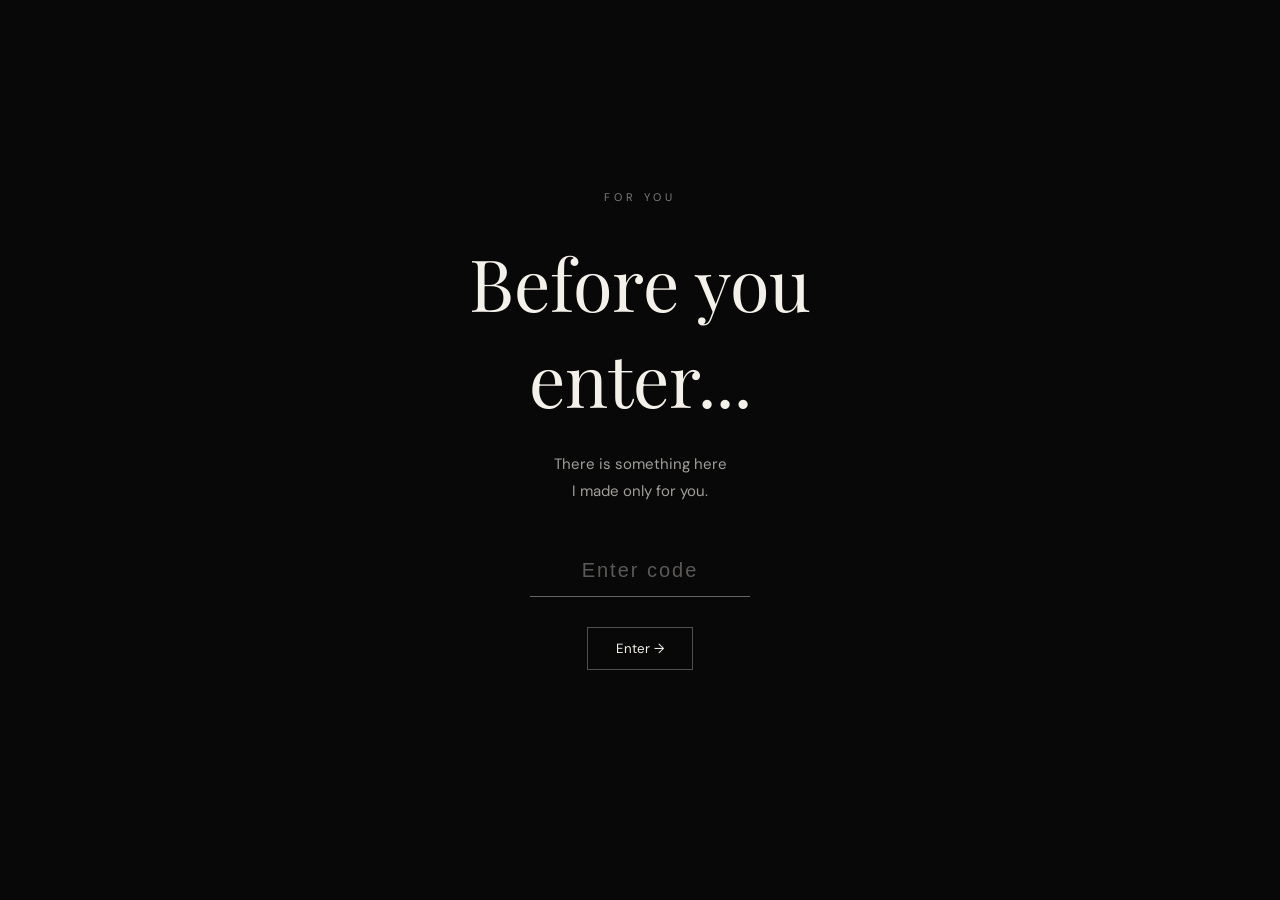
<file: index.html>
<!DOCTYPE html>
<html lang="en">
<head>
    <meta charset="UTF-8">
    <meta name="viewport" content="width=device-width, initial-scale=1.0">

    <title>For Toshita</title>

    <link rel="stylesheet" href="style.css">
</head>

<body>
    <!-- ACCESS SCREEN -->
<div id="access-screen">
    <div class="access-box">

        <p class="access-small">FOR YOU</p>

        <h1>Before you enter...</h1>

        <p class="access-text">
            There is something here<br>
            I made only for you.
        </p>

        <input
            type="password"
            id="access-code"
            placeholder="Enter code"
            maxlength="10"
            autocomplete="off"
        >

        <button type="button" id="enter-button">
    Enter →
</button>

        <p id="access-message"></p>

    </div>
</div>
 <!-- Animated Birthday Background -->
    <div class="birthday-background" aria-hidden="true">
        <div class="birthday-row row-1">
            <span>HAPPY BIRTHDAY</span>
            <span>HAPPY BIRTHDAY</span>
            <span>HAPPY BIRTHDAY</span>
        </div>

        <div class="birthday-row row-2">
            <span>HAPPY BIRTHDAY</span>
            <span>HAPPY BIRTHDAY</span>
            <span>HAPPY BIRTHDAY</span>
        </div>

        <div class="birthday-row row-3">
            <span>HAPPY BIRTHDAY</span>
            <span>HAPPY BIRTHDAY</span>
            <span>HAPPY BIRTHDAY</span>
        </div>

        <div class="birthday-row row-4">
            <span>HAPPY BIRTHDAY</span>
            <span>HAPPY BIRTHDAY</span>
            <span>HAPPY BIRTHDAY</span>
        </div>

        <div class="birthday-row row-5">
            <span>HAPPY BIRTHDAY</span>
            <span>HAPPY BIRTHDAY</span>
            <span>HAPPY BIRTHDAY</span>
        </div>
    </div>
    <main class="home">

        <div class="noise"></div>

        <div class="home-content">

            <p class="home-date">14 · 10 · 2007</p>

            <h1>For Toshita</h1>

            <p class="home-subtitle">
                There are some things you never knew...
            </p>

            <a href="memories.html" class="begin-button">
                <span>Begin</span>
                <span class="button-arrow">→</span>
            </a>

        </div>

        <div class="scroll-hint">
            <span>Something I wanted to tell you</span>
        </div>

    </main>
<script src="script.js"></script>
</body>
</html>
</file>
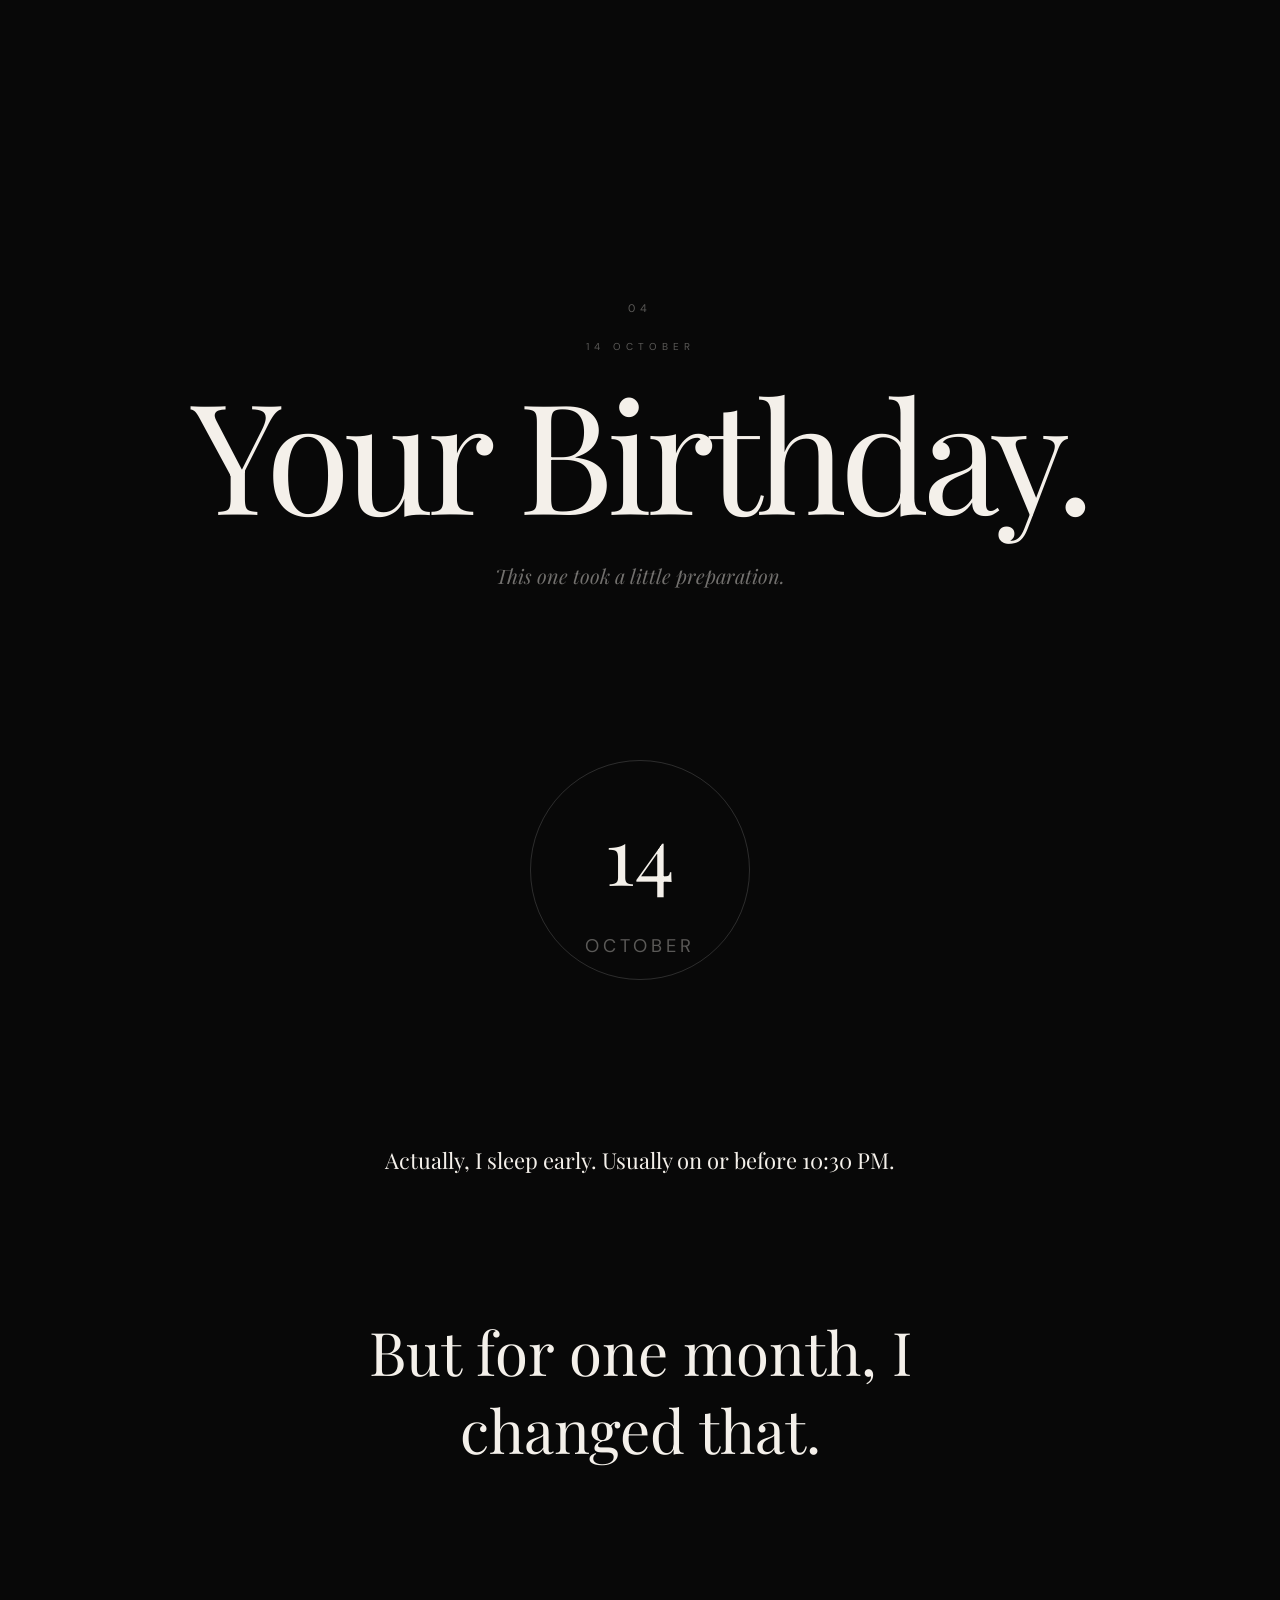
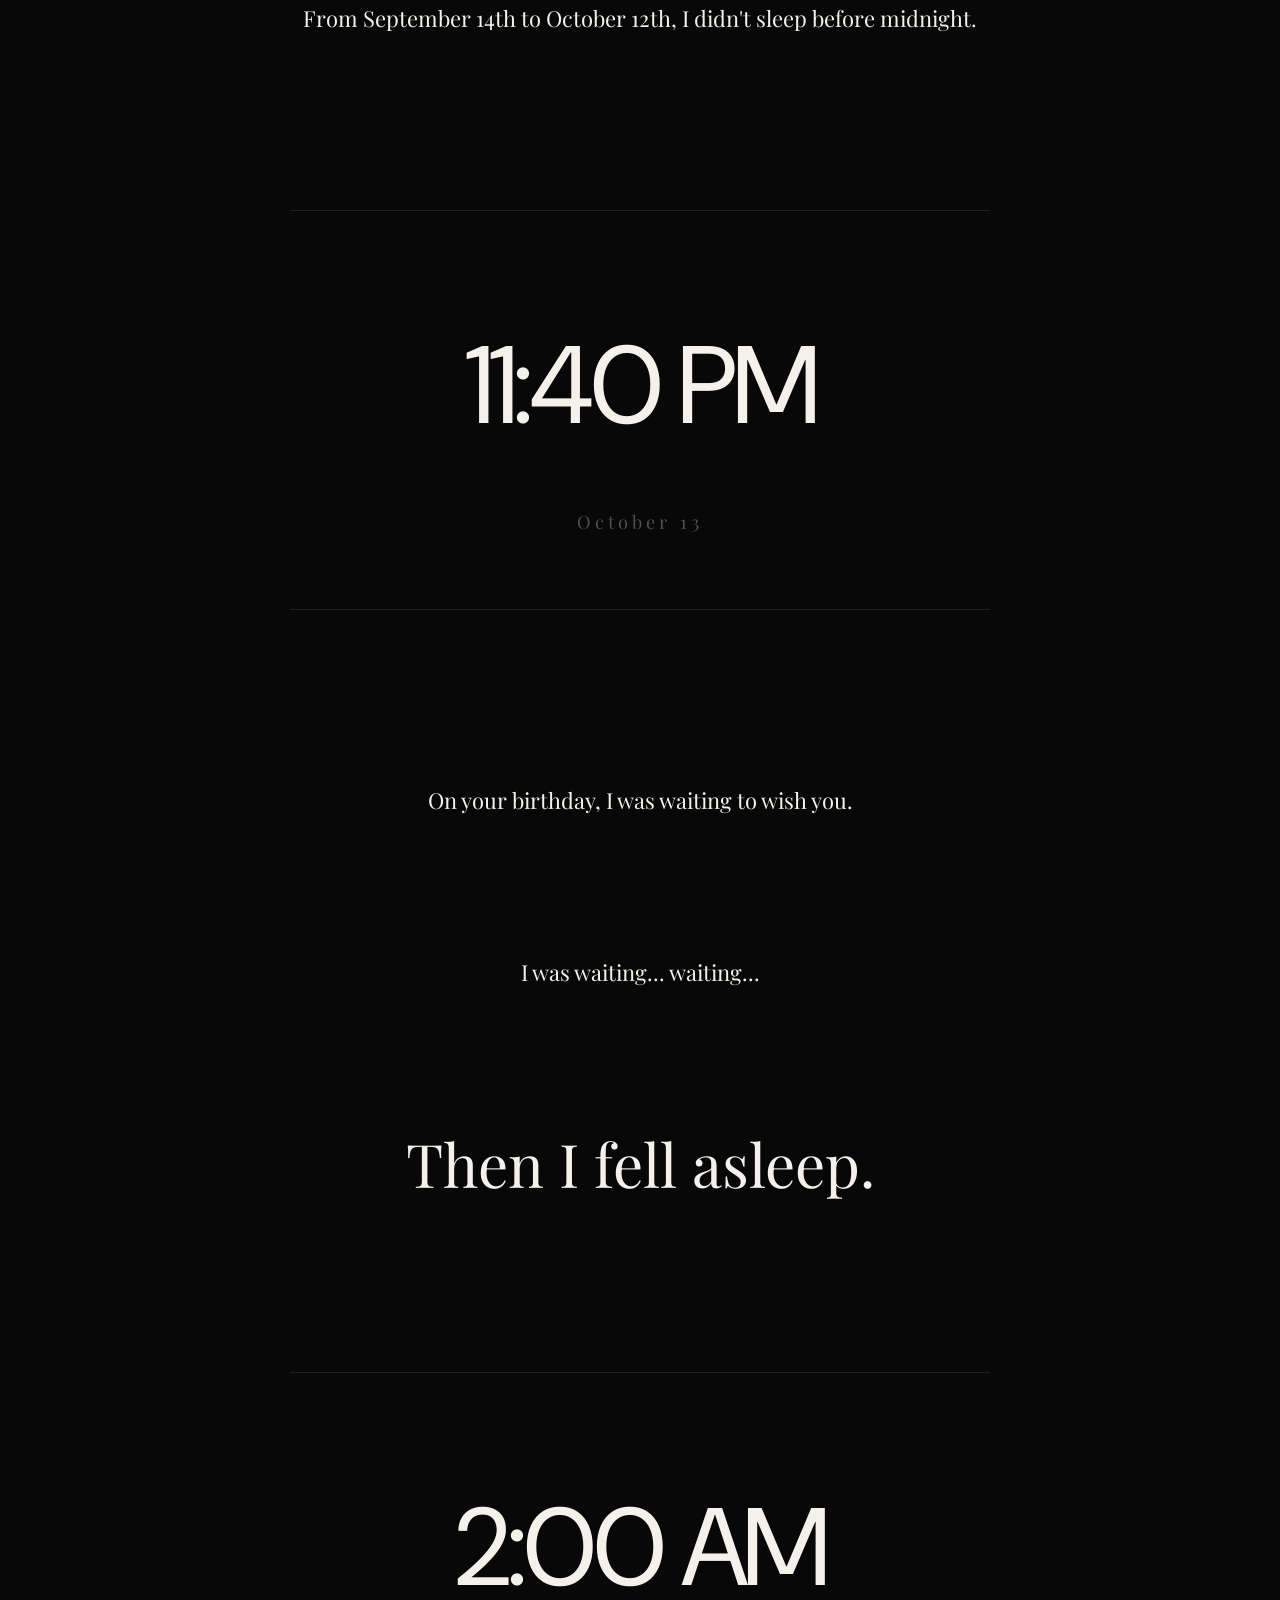
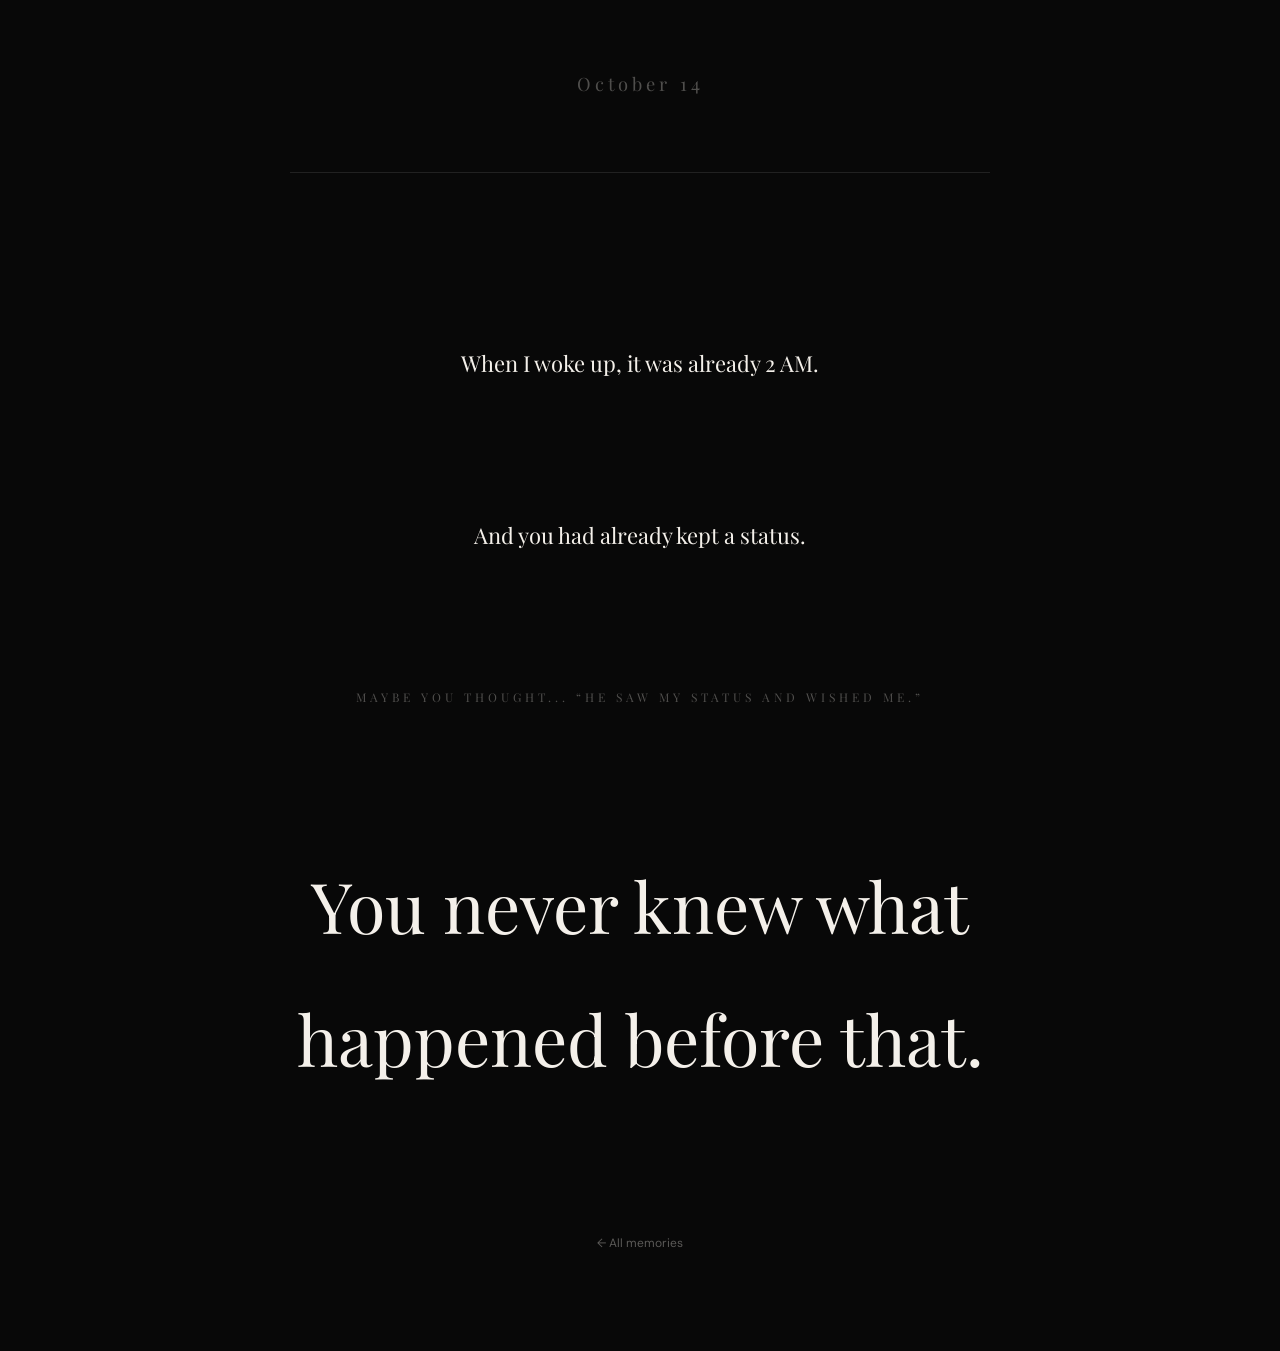
<file: birthday.html>
<!DOCTYPE html>
<html lang="en">
<head>
    <meta charset="UTF-8">
    <meta name="viewport" content="width=device-width, initial-scale=1.0">

    <title>Your Birthday — For Toshita</title>

    <link rel="stylesheet" href="style.css">
</head>

<body>

<main class="story-page birthday-page">

    <header class="story-header">

        <p class="story-number">04</p>

        <p class="small-label">
            14 OCTOBER
        </p>

        <h1>Your Birthday.</h1>

        <p class="story-intro">
            This one took a little preparation.
        </p>

    </header>


    <section class="birthday-story">

        <div class="birthday-date">
            <span>14</span>
            <small>OCTOBER</small>
        </div>


        <p>
            Actually, I sleep early.
            Usually on or before 10:30 PM.
        </p>

        <p class="birthday-highlight">
            But for one month,
            I changed that.
        </p>

        <p>
            From September 14th to October 12th,
            I didn't sleep before midnight.
        </p>

        <div class="time-card">
            <span>11:40 PM</span>
            <small>October 13</small>
        </div>

        <p>
            On your birthday,
            I was waiting to wish you.
        </p>

        <p>
            I was waiting...
            waiting...
        </p>

        <p class="birthday-highlight">
            Then I fell asleep.
        </p>

        <div class="time-card">
            <span>2:00 AM</span>
            <small>October 14</small>
        </div>

        <p>
            When I woke up,
            it was already 2 AM.
        </p>

        <p>
            And you had already kept a status.
        </p>

        <p class="quiet-line">
            Maybe you thought...
            “He saw my status and wished me.”
        </p>

        <p class="birthday-final">
            You never knew
            what happened before that.
        </p>

    </section>


    <a href="memories.html" class="story-back">
        ← All memories
    </a>

</main>

</body>
</html>
</file>
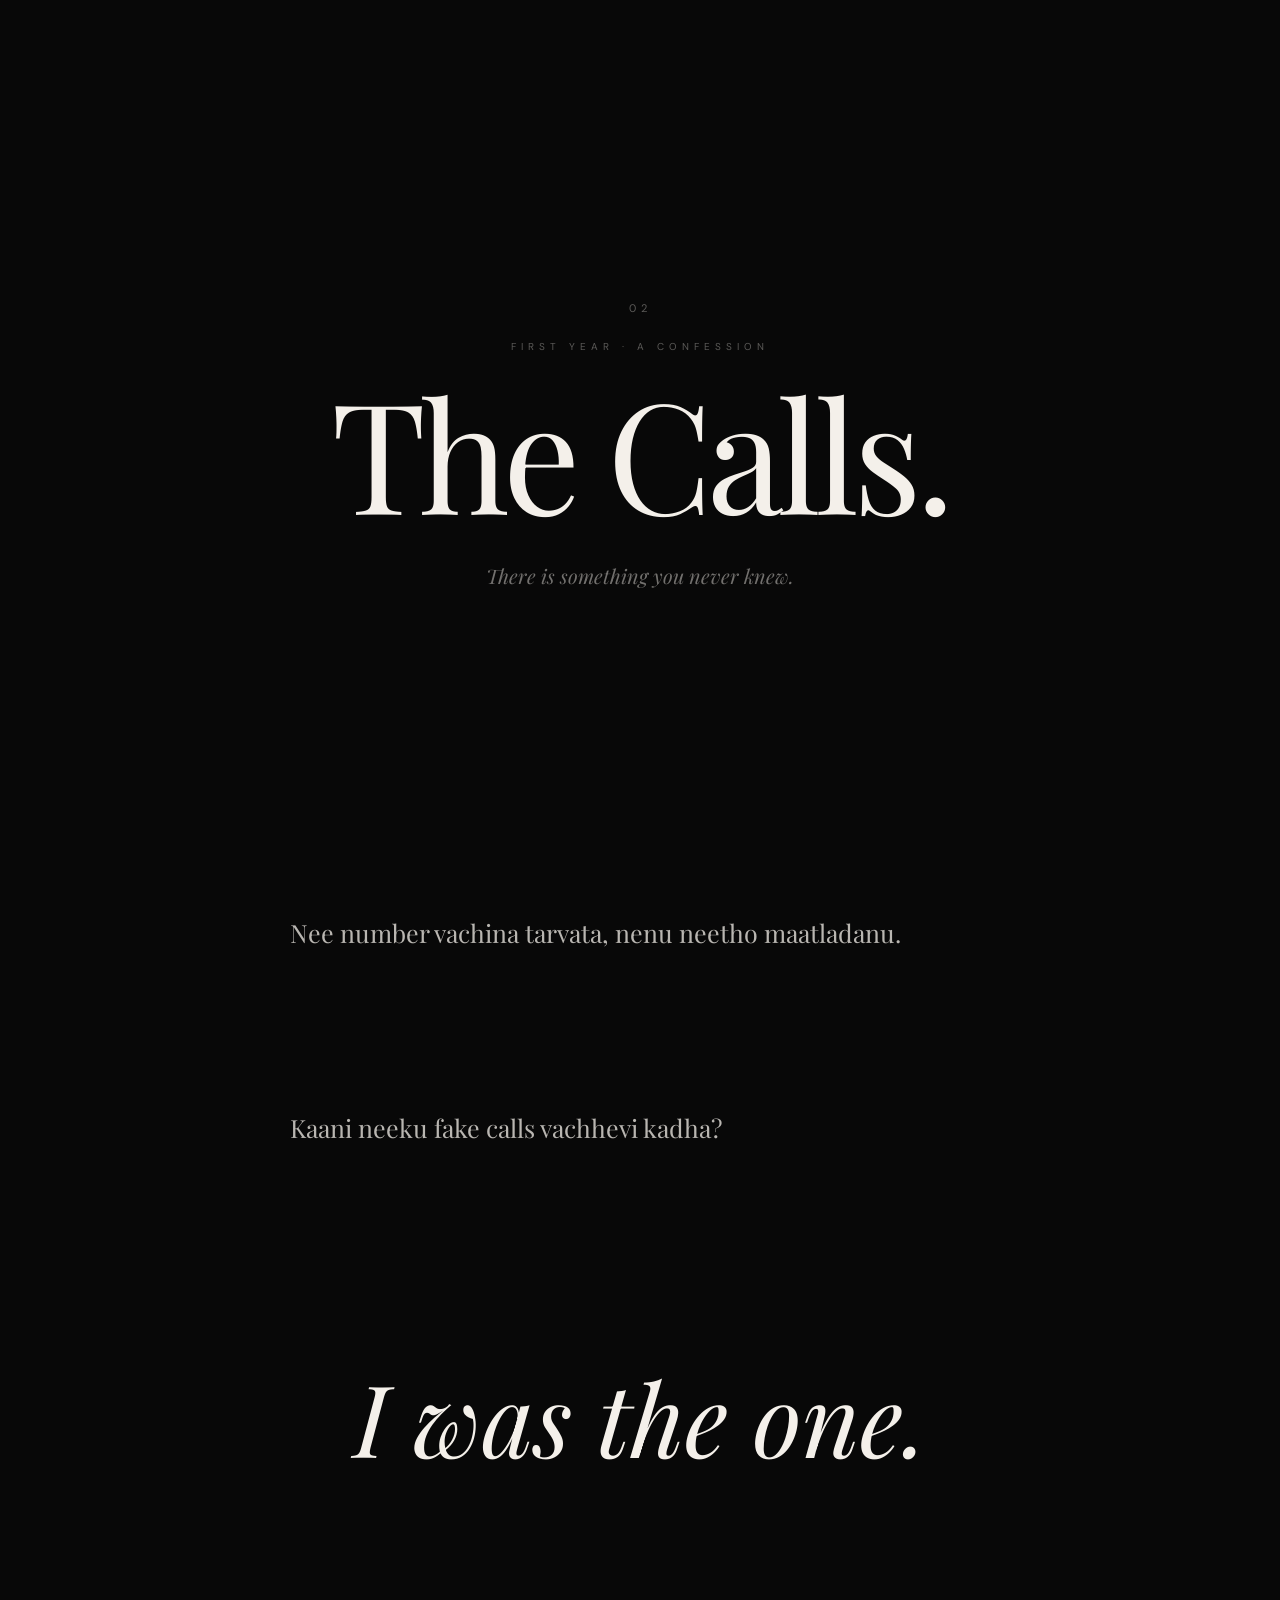
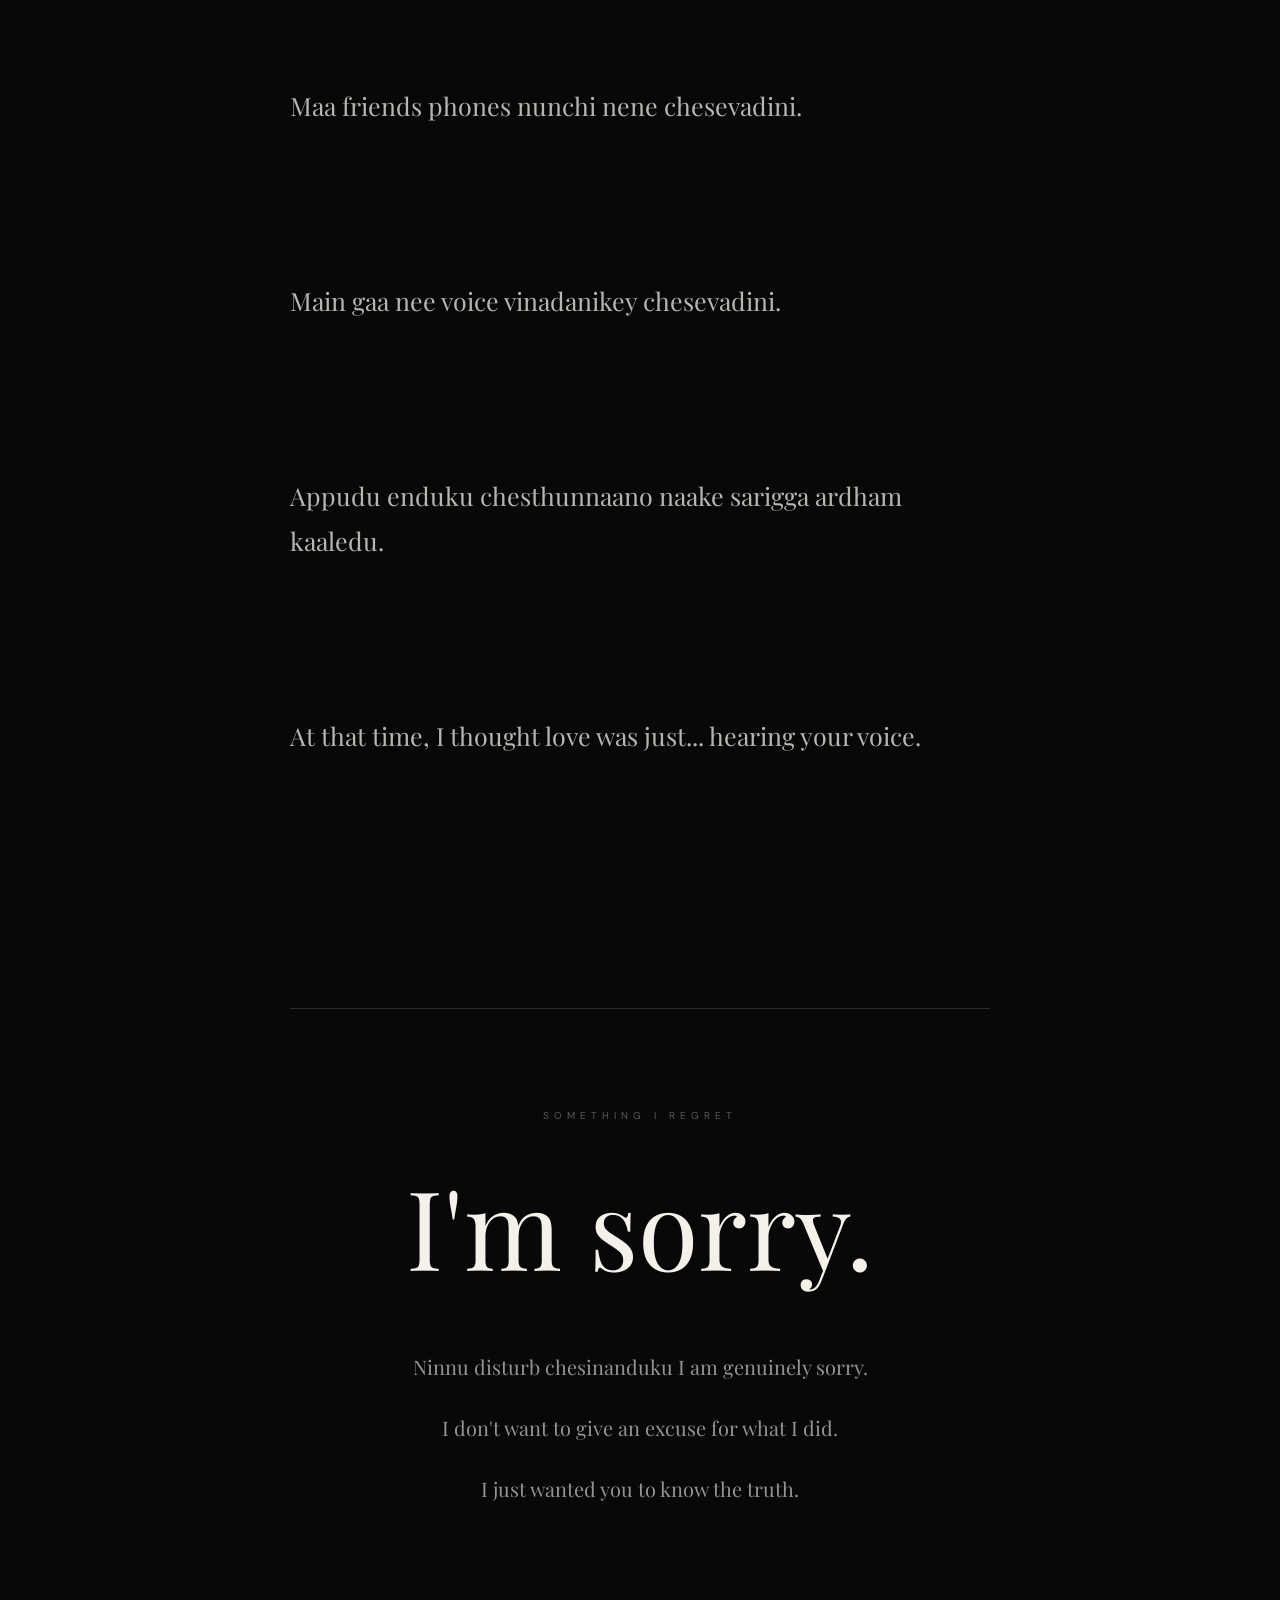
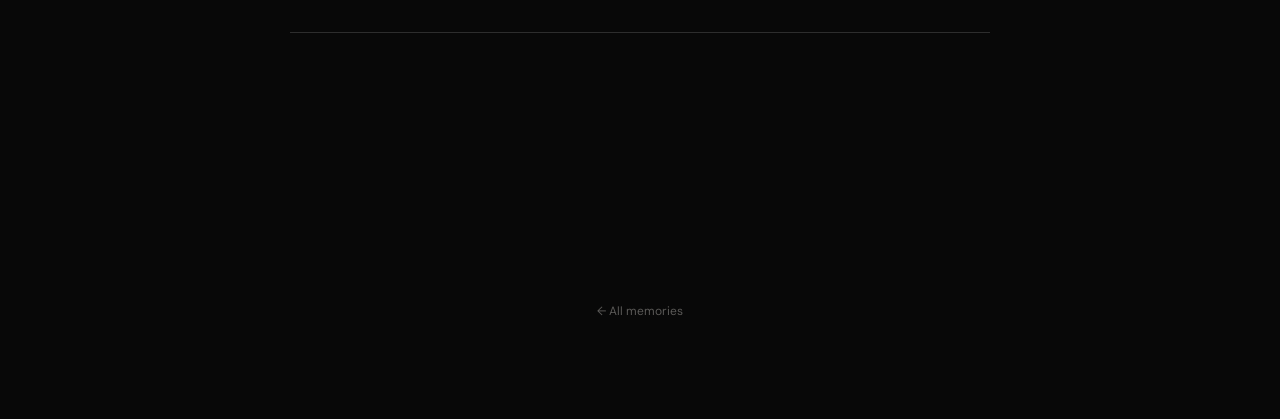
<file: calls.html>
<!DOCTYPE html>
<html lang="en">
<head>
    <meta charset="UTF-8">
    <meta name="viewport" content="width=device-width, initial-scale=1.0">

    <title>The Calls — For Toshita</title>

    <link rel="stylesheet" href="style.css">
</head>

<body>

<main class="story-page calls-page">

    <header class="story-header">

        <p class="story-number">02</p>

        <p class="small-label">
            FIRST YEAR · A CONFESSION
        </p>

        <h1>The Calls.</h1>

        <p class="story-intro">
            There is something you never knew.
        </p>

    </header>


    <section class="calls-story">

        <p class="reveal-line">
            Nee number vachina tarvata,
            nenu neetho maatladanu.
        </p>

        <p class="reveal-line">
            Kaani neeku fake calls vachhevi kadha?
        </p>

        <p class="huge-confession">
            I was the one.
        </p>

        <p class="reveal-line">
            Maa friends phones nunchi
            nene chesevadini.
        </p>

        <p class="reveal-line">
            Main gaa nee voice vinadanikey
            chesevadini.
        </p>

        <p class="reveal-line">
            Appudu enduku chesthunnaano
            naake sarigga ardham kaaledu.
        </p>

        <p class="reveal-line">
            At that time,
            I thought love was just...
            hearing your voice.
        </p>


        <div class="apology-box">

            <p class="small-label">
                SOMETHING I REGRET
            </p>

            <h2>I'm sorry.</h2>

            <p>
                Ninnu disturb chesinanduku
                I am genuinely sorry.
            </p>

            <p>
                I don't want to give an excuse
                for what I did.
            </p>

            <p>
                I just wanted you to know the truth.
            </p>

        </div>

    </section>


    <a href="memories.html" class="story-back">
        ← All memories
    </a>

</main>

</body>
</html>
</file>
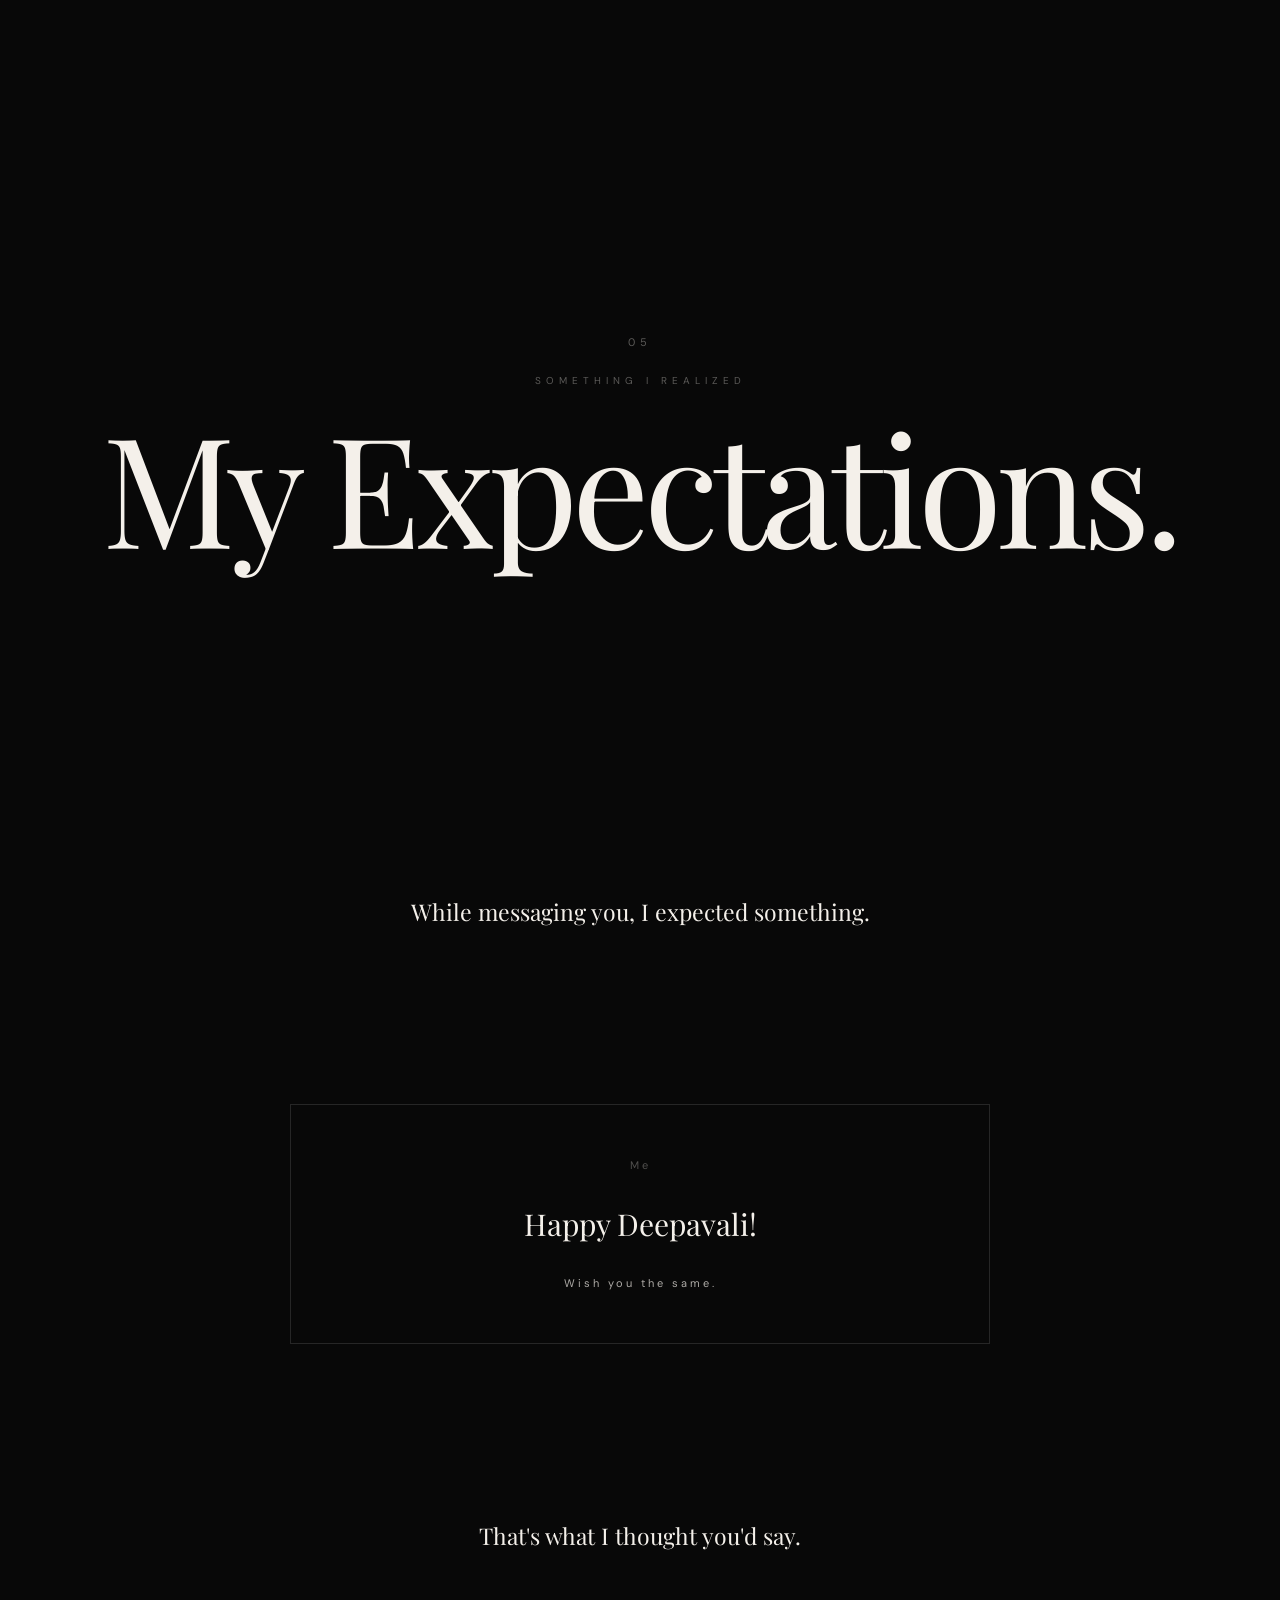
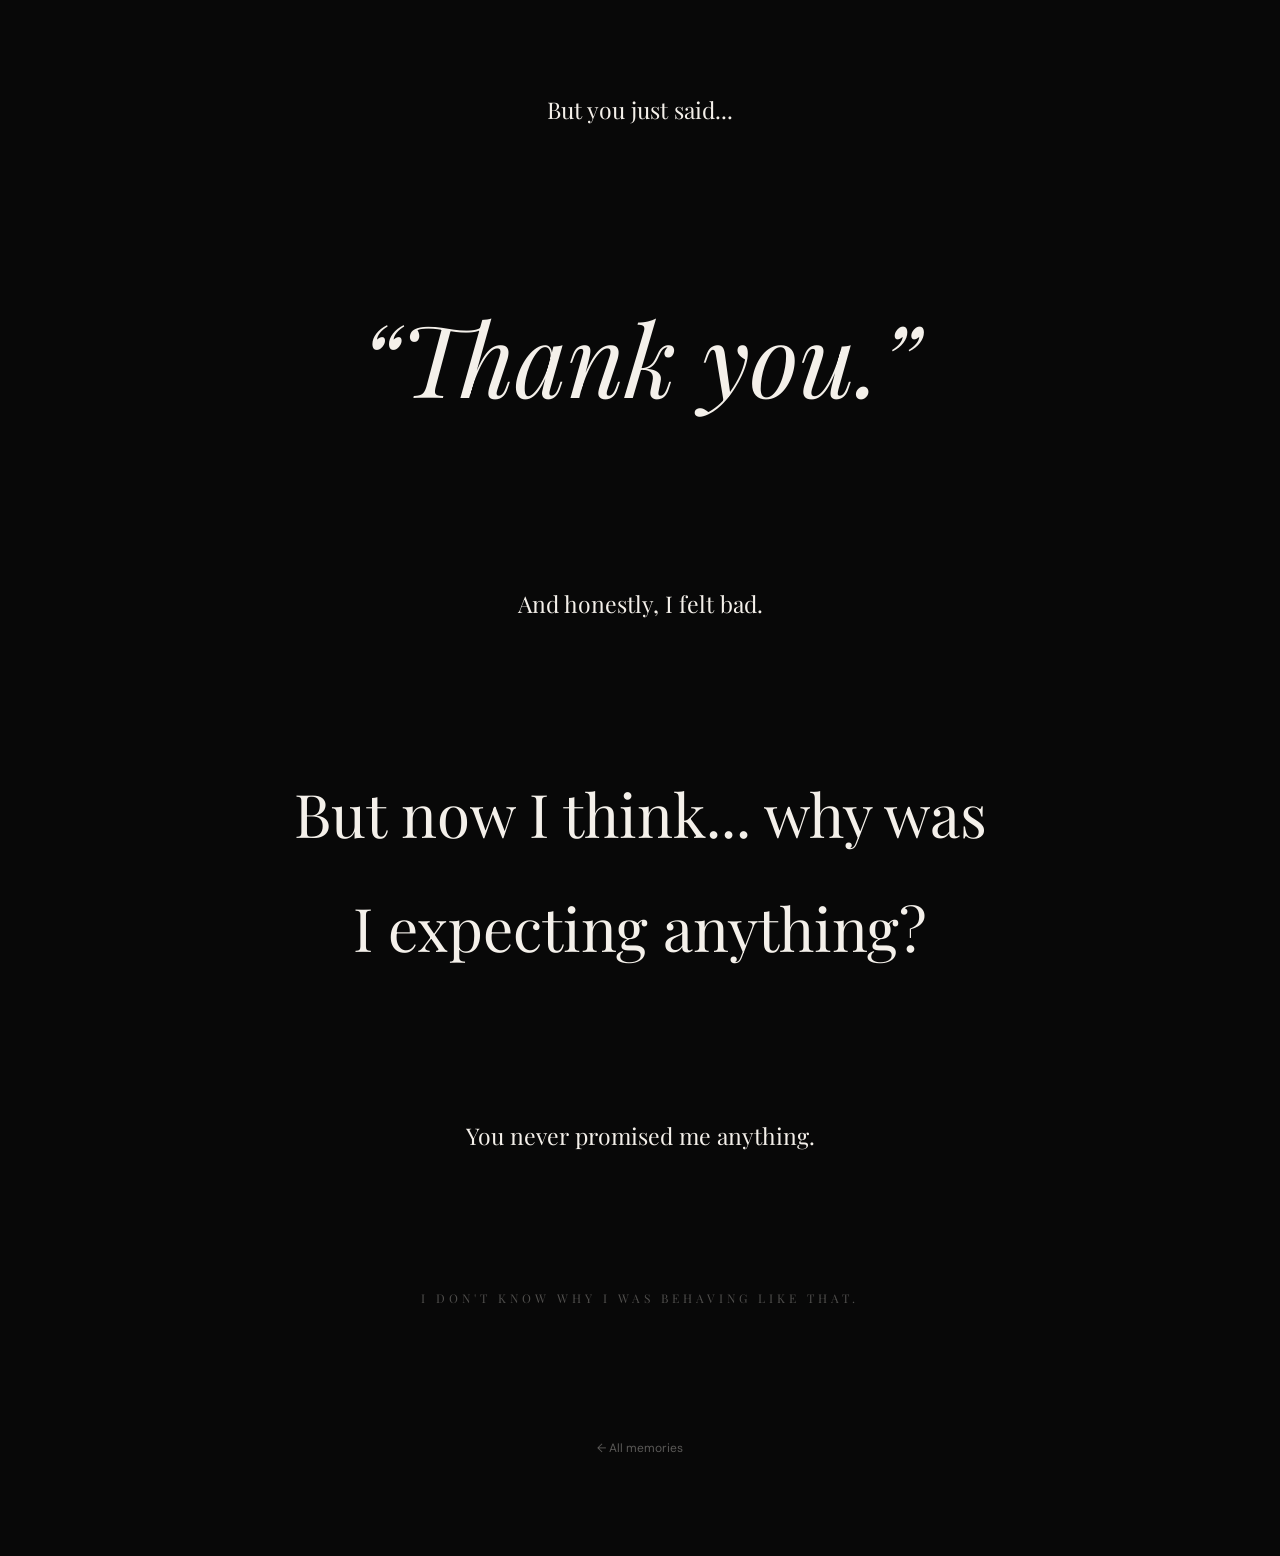
<file: expectations.html>
<!DOCTYPE html>
<html lang="en">
<head>
    <meta charset="UTF-8">
    <meta name="viewport" content="width=device-width, initial-scale=1.0">

    <title>My Expectations — For Toshita</title>

    <link rel="stylesheet" href="style.css">
</head>

<body>

<main class="story-page expectations-page">

    <header class="story-header">

        <p class="story-number">05</p>

        <p class="small-label">
            SOMETHING I REALIZED
        </p>

        <h1>My Expectations.</h1>

    </header>


    <section class="expectation-story">

        <p>
            While messaging you,
            I expected something.
        </p>

        <div class="message-example">

            <span>Me</span>

            <strong>Happy Deepavali!</strong>

            <span class="response">Wish you the same.</span>

        </div>

        <p>
            That's what I thought you'd say.
        </p>

        <p>
            But you just said...
        </p>

        <p class="huge-confession">
            “Thank you.”
        </p>

        <p>
            And honestly,
            I felt bad.
        </p>

        <p class="reflection">
            But now I think...
            why was I expecting anything?
        </p>

        <p>
            You never promised me anything.
        </p>

        <p class="quiet-line">
            I don't know why I was behaving like that.
        </p>

    </section>


    <a href="memories.html" class="story-back">
        ← All memories
    </a>

</main>

</body>
</html>
</file>
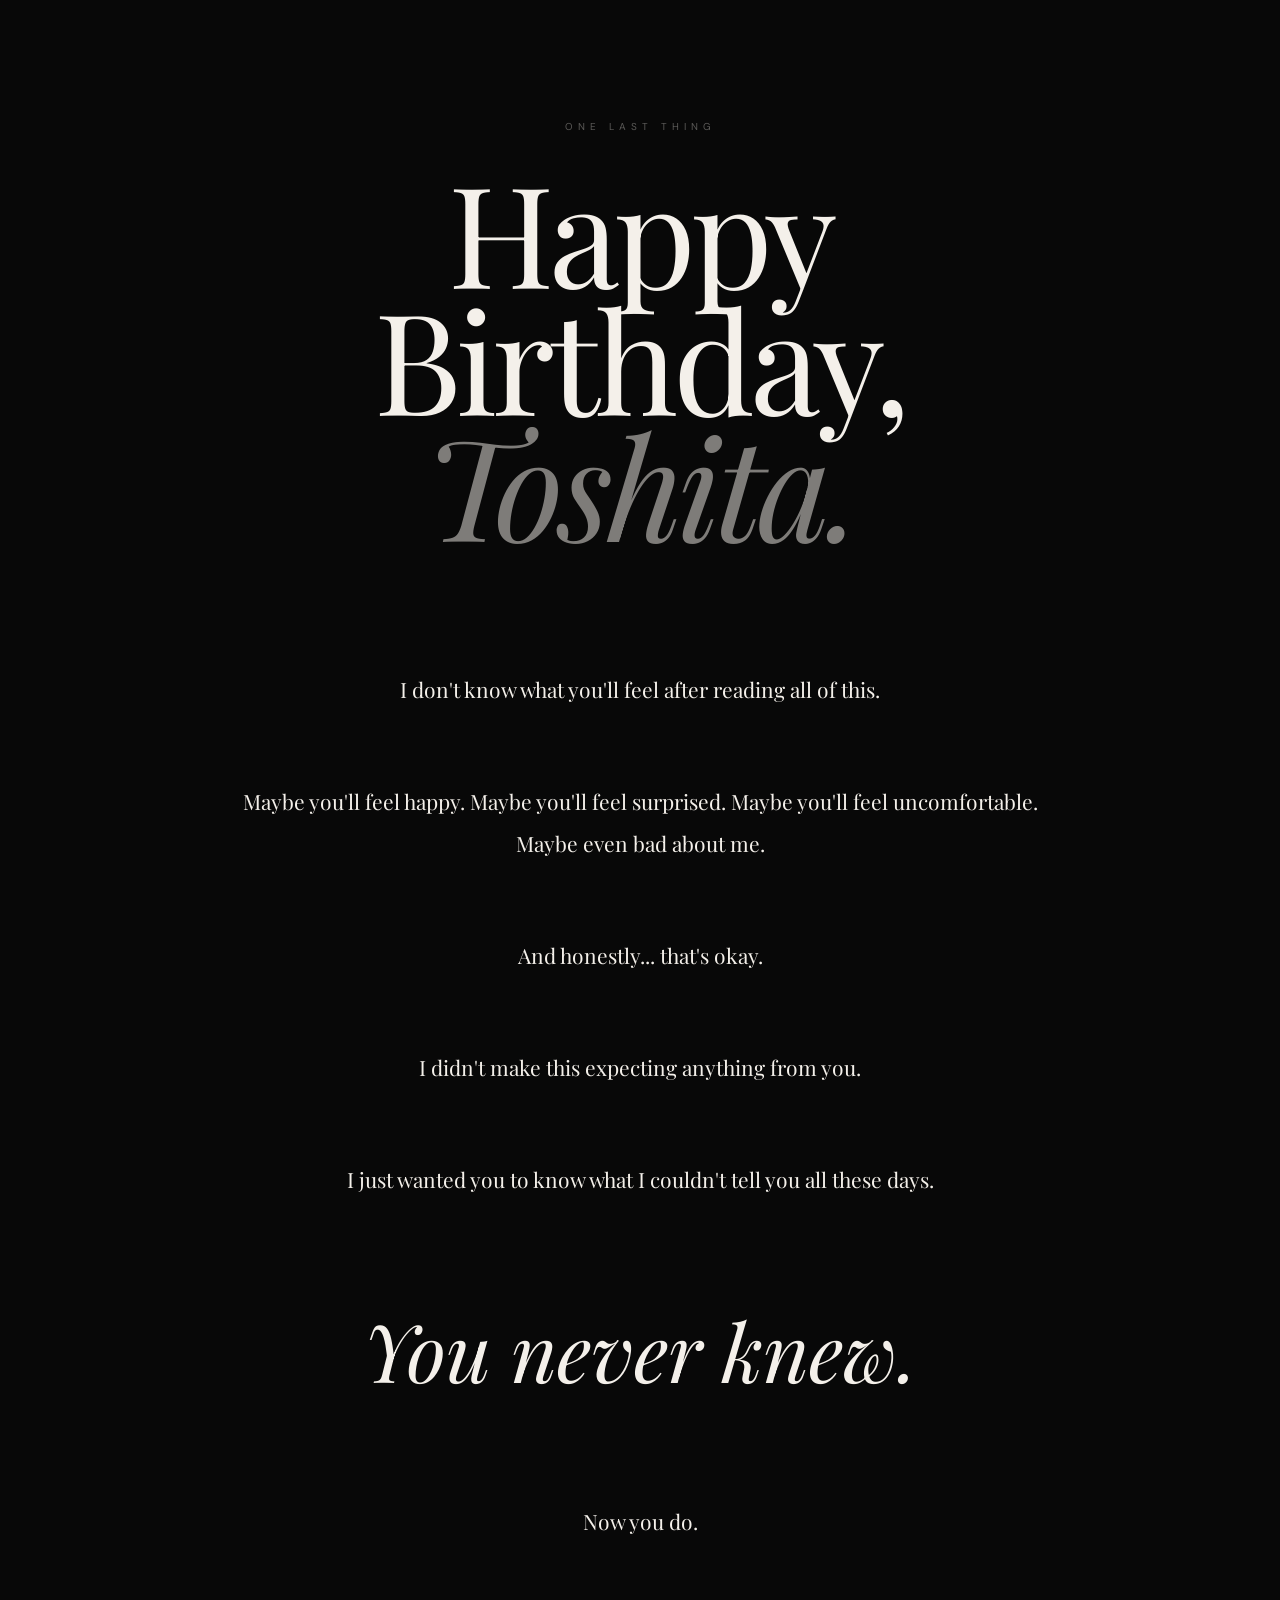
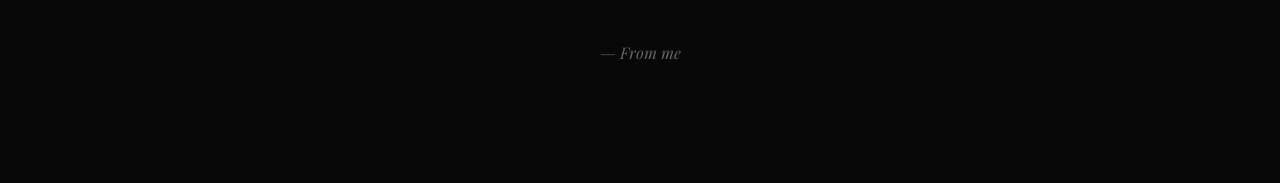
<file: final.html>
<!DOCTYPE html>
<html lang="en">
<head>
    <meta charset="UTF-8">
    <meta name="viewport" content="width=device-width, initial-scale=1.0">

    <title>For You — Toshita</title>

    <link rel="stylesheet" href="style.css">
</head>

<body>

<main class="final-page">

    <div class="final-content">

        <p class="small-label">
            ONE LAST THING
        </p>

        <h1>
            Happy Birthday,<br>
            <em>Toshita.</em>
        </h1>

        <div class="final-letter">

            <p>
                I don't know what you'll feel
                after reading all of this.
            </p>

            <p>
                Maybe you'll feel happy.
                Maybe you'll feel surprised.
                Maybe you'll feel uncomfortable.
                Maybe even bad about me.
            </p>

            <p>
                And honestly...
                that's okay.
            </p>

            <p>
                I didn't make this expecting
                anything from you.
            </p>

            <p>
                I just wanted you to know
                what I couldn't tell you
                all these days.
            </p>

            <p class="final-big">
                You never knew.
            </p>

            <p>
                Now you do.
            </p>

        </div>


        <p class="final-sign">
            — From me
        </p>

    </div>

</main>

</body>
</html>
</file>
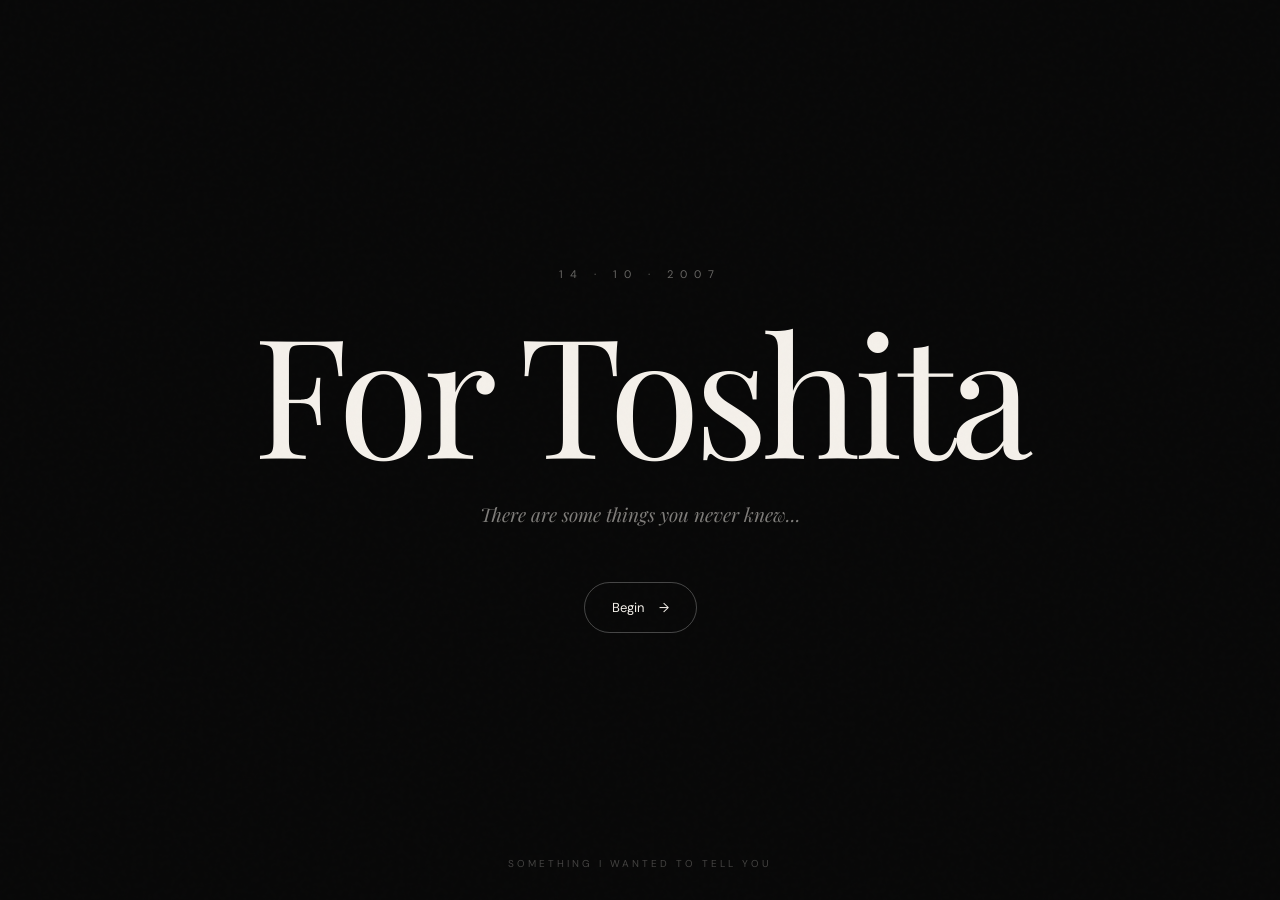
<file: index (3).html>
<!DOCTYPE html>
<html lang="en">
<head>
    <meta charset="UTF-8">
    <meta name="viewport" content="width=device-width, initial-scale=1.0">

    <title>For Toshita</title>

    <link rel="stylesheet" href="style.css">
</head>

<body>

    <main class="home">

        <div class="noise"></div>

        <div class="home-content">

            <p class="home-date">14 · 10 · 2007</p>

            <h1>For Toshita</h1>

            <p class="home-subtitle">
                There are some things you never knew...
            </p>

            <a href="memories.html" class="begin-button">
                <span>Begin</span>
                <span class="button-arrow">→</span>
            </a>

        </div>

        <div class="scroll-hint">
            <span>Something I wanted to tell you</span>
        </div>

    </main>

</body>
</html>
</file>
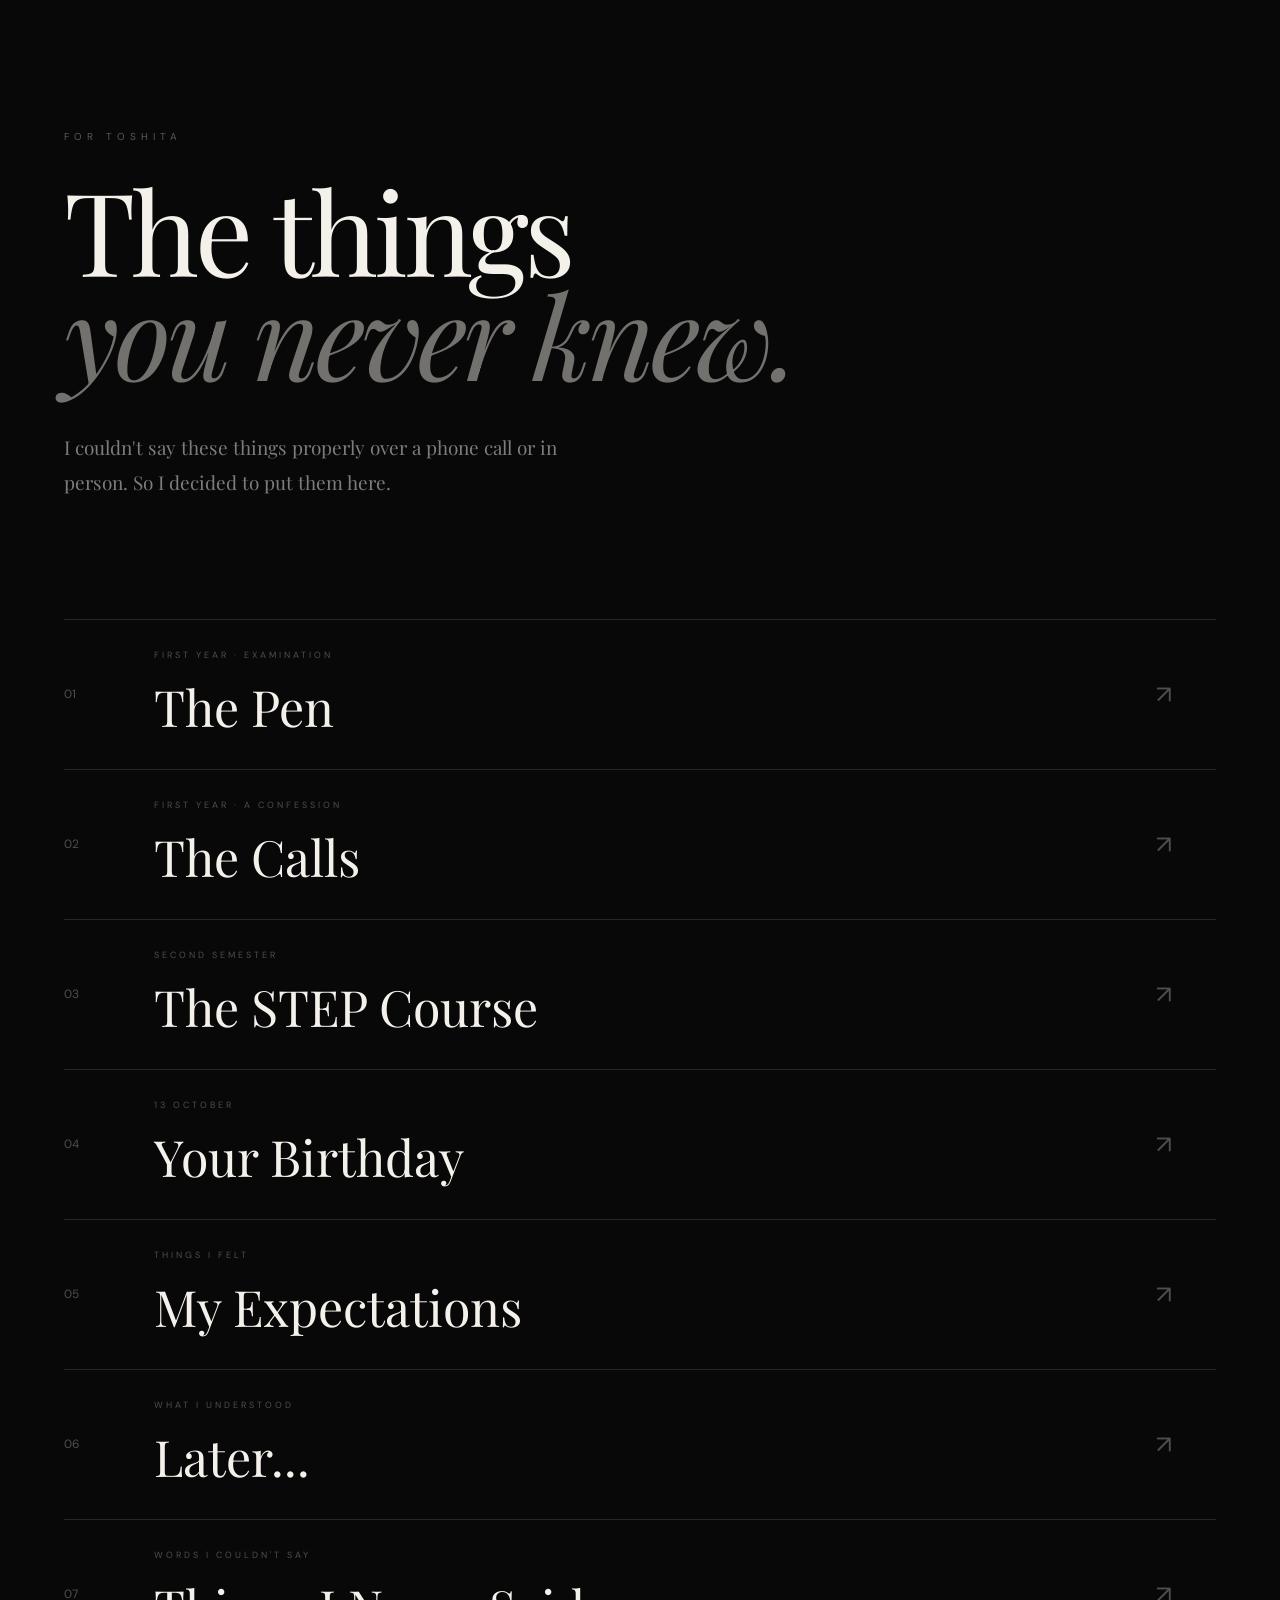
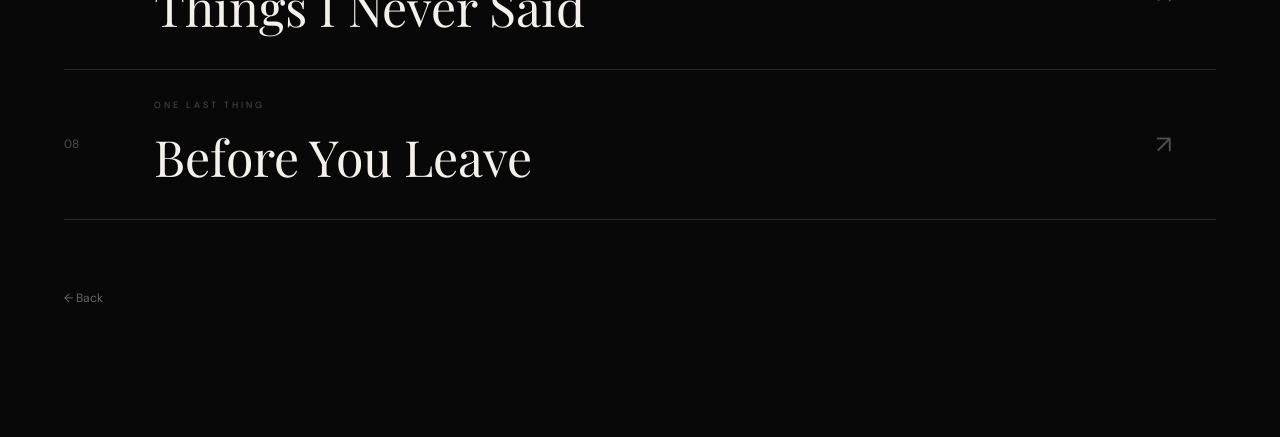
<file: memories.html>
<!DOCTYPE html>
<html lang="en">
<head>
    <meta charset="UTF-8">
    <meta name="viewport" content="width=device-width, initial-scale=1.0">

    <title>The Things You Never Knew</title>

    <link rel="stylesheet" href="style.css">
</head>

<body>

    <main class="memories-page">

        <div class="memories-header">

            <p class="small-label">FOR TOSHITA</p>

            <h1>
                The things<br>
                <em>you never knew.</em>
            </h1>

            <p class="memories-description">
                I couldn't say these things properly
                over a phone call or in person.
                So I decided to put them here.
            </p>

        </div>


        <section class="memory-list">


            <!-- 01 -->

            <a href="pen.html" class="memory-card">

                <div class="card-number">01</div>

                <div class="card-content">

                    <p>FIRST YEAR · EXAMINATION</p>

                    <h2>The Pen</h2>

                </div>

                <div class="card-arrow">↗</div>

            </a>


            <!-- 02 -->

            <a href="calls.html" class="memory-card">

                <div class="card-number">02</div>

                <div class="card-content">

                    <p>FIRST YEAR · A CONFESSION</p>

                    <h2>The Calls</h2>

                </div>

                <div class="card-arrow">↗</div>

            </a>


            <!-- 03 -->

            <a href="step.html" class="memory-card">

                <div class="card-number">03</div>

                <div class="card-content">

                    <p>SECOND SEMESTER</p>

                    <h2>The STEP Course</h2>

                </div>

                <div class="card-arrow">↗</div>

            </a>


            <!-- 04 -->

            <a href="birthday.html" class="memory-card">

                <div class="card-number">04</div>

                <div class="card-content">

                    <p>13 OCTOBER</p>

                    <h2>Your Birthday</h2>

                </div>

                <div class="card-arrow">↗</div>

            </a>


            <!-- 05 -->

            <a href="expectations.html" class="memory-card">

                <div class="card-number">05</div>

                <div class="card-content">

                    <p>THINGS I FELT</p>

                    <h2>My Expectations</h2>

                </div>

                <div class="card-arrow">↗</div>

            </a>


            <!-- 06 -->

            <a href="understanding.html" class="memory-card">

                <div class="card-number">06</div>

                <div class="card-content">

                    <p>WHAT I UNDERSTOOD</p>

                    <h2>Later...</h2>

                </div>

                <div class="card-arrow">↗</div>

            </a>


            <!-- 07 -->

            <a href="things-i-never-said.html" class="memory-card">

                <div class="card-number">07</div>

                <div class="card-content">

                    <p>WORDS I COULDN'T SAY</p>

                    <h2>Things I Never Said</h2>

                </div>

                <div class="card-arrow">↗</div>

            </a>


            <!-- FINAL -->

            <a href="final.html" class="memory-card final-card">

                <div class="card-number">08</div>

                <div class="card-content">

                    <p>ONE LAST THING</p>

                    <h2>Before You Leave</h2>

                </div>

                <div class="card-arrow">↗</div>

            </a>

        </section>


        <a href="index.html" class="back-home">
            ← Back
        </a>

    </main>


    <script src="script.js"></script>

</body>
</html>
</file>
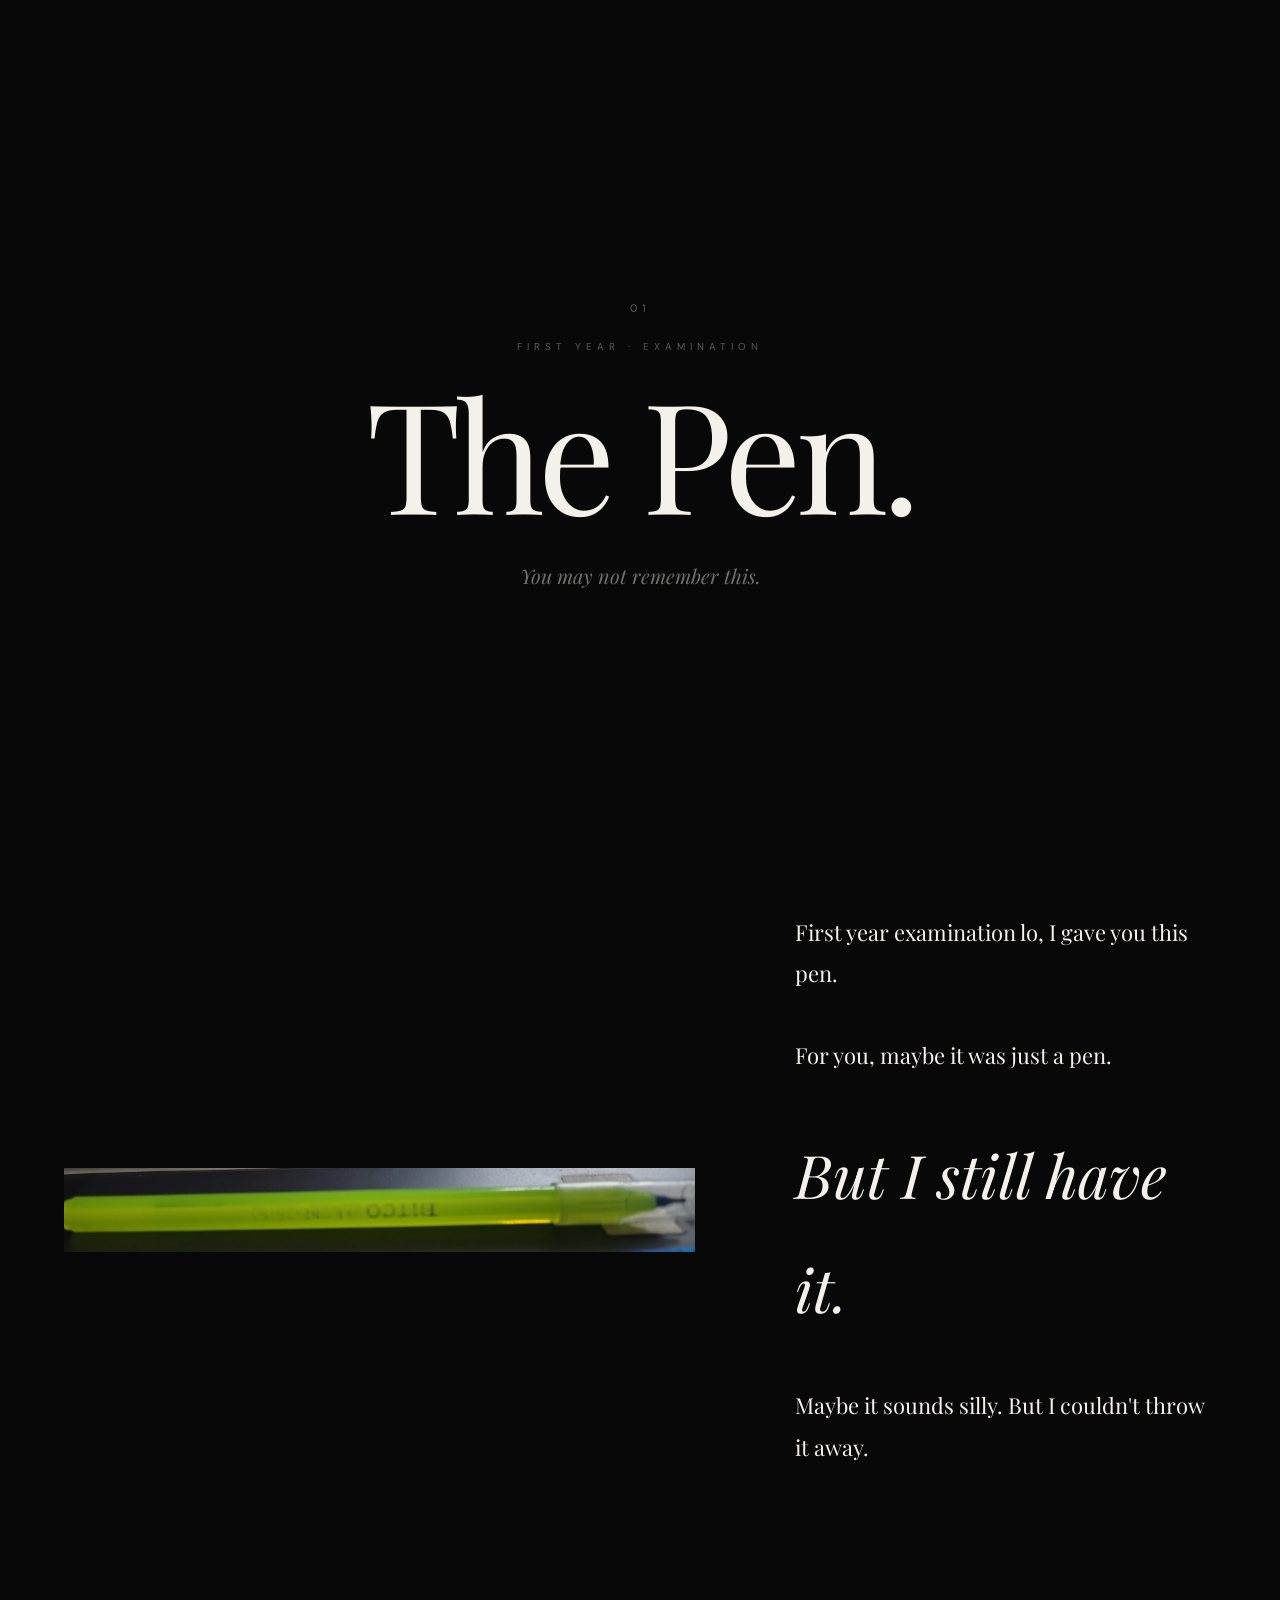
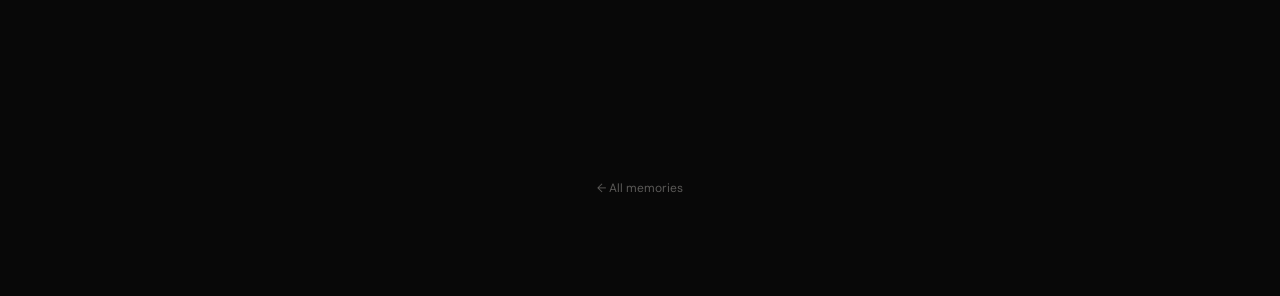
<file: pen.html>
<!DOCTYPE html>
<html lang="en">
<head>
    <meta charset="UTF-8">
    <meta name="viewport" content="width=device-width, initial-scale=1.0">

    <title>The Pen — For Toshita</title>

    <link rel="stylesheet" href="style.css">
</head>

<body>

<main class="story-page pen-page">

    <header class="story-header">

        <p class="story-number">01</p>

        <p class="small-label">
            FIRST YEAR · EXAMINATION
        </p>

        <h1>The Pen.</h1>

        <p class="story-intro">
            You may not remember this.
        </p>

    </header>


    <section class="pen-section">

        <div class="pen-photo">

            <img src="images/pen.jpg"
                 alt="The pen I still have">

        </div>


        <div class="story-writing">

            <p>
                First year examination lo,
                I gave you this pen.
            </p>

            <p>
                For you, maybe it was just a pen.
            </p>

            <p class="large-story">
                But I still have it.
            </p>

            <p>
                Maybe it sounds silly.
                But I couldn't throw it away.
            </p>

        </div>

    </section>


    <a href="memories.html" class="story-back">
        ← All memories
    </a>

</main>

</body>
</html>
</file>
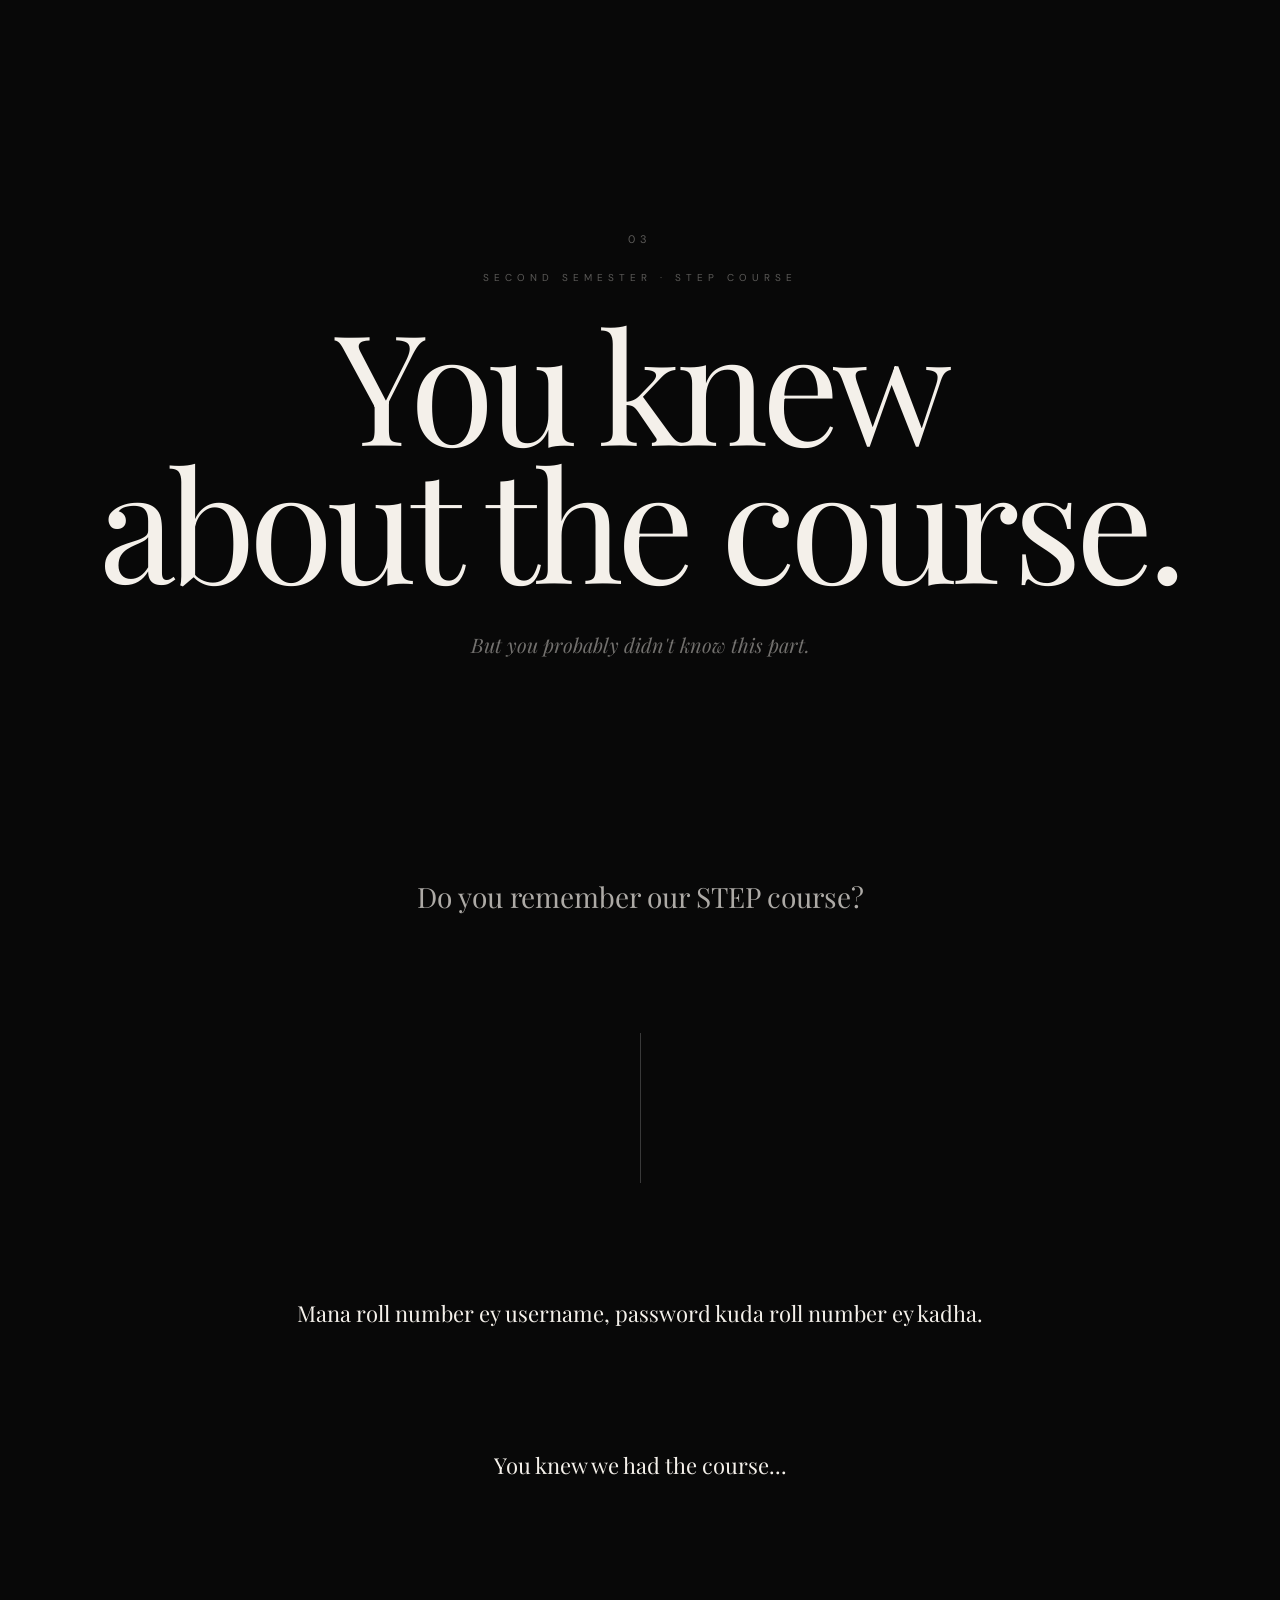
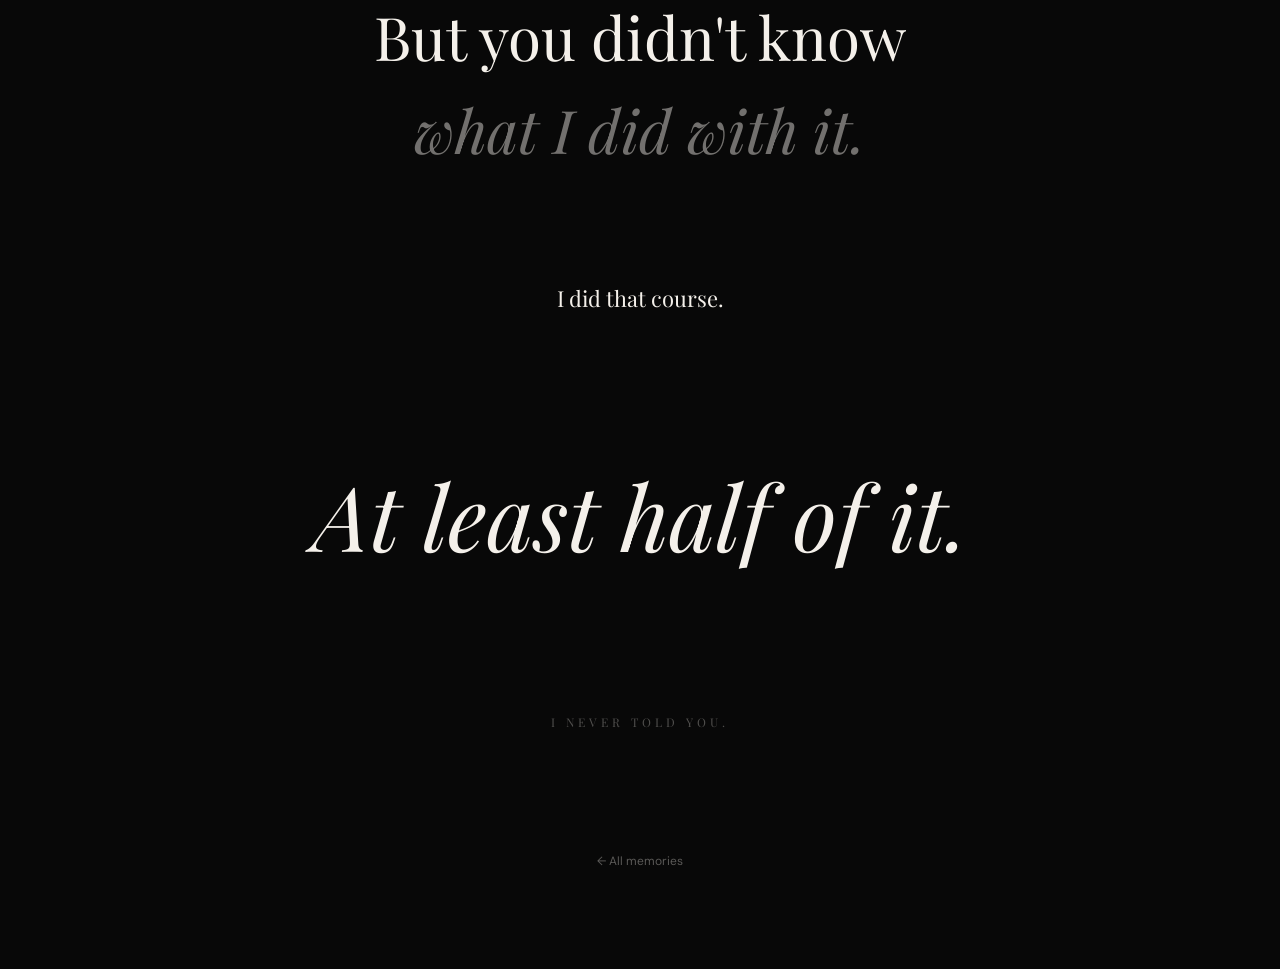
<file: step.html>
<!DOCTYPE html>
<html lang="en">
<head>
    <meta charset="UTF-8">
    <meta name="viewport" content="width=device-width, initial-scale=1.0">

    <title>The STEP Course — For Toshita</title>

    <link rel="stylesheet" href="style.css">
</head>

<body>

<main class="story-page step-page">

    <header class="story-header">

        <p class="story-number">03</p>

        <p class="small-label">
            SECOND SEMESTER · STEP COURSE
        </p>

        <h1>
            You knew<br>
            about the course.
        </h1>

        <p class="story-intro">
            But you probably didn't know this part.
        </p>

    </header>


    <section class="step-story">

        <p class="step-question">
            Do you remember our STEP course?
        </p>

        <div class="vertical-line"></div>

        <p>
            Mana roll number ey username,
            password kuda roll number ey kadha.
        </p>

        <p>
            You knew we had the course...
        </p>

        <p class="step-reveal">
            But you didn't know
            <em>what I did with it.</em>
        </p>

        <p>
            I did that course.
        </p>

        <p class="step-big">
            At least half of it.
        </p>

        <p class="quiet-line">
            I never told you.
        </p>

    </section>


    <a href="memories.html" class="story-back">
        ← All memories
    </a>

</main>

</body>
</html>
</file>
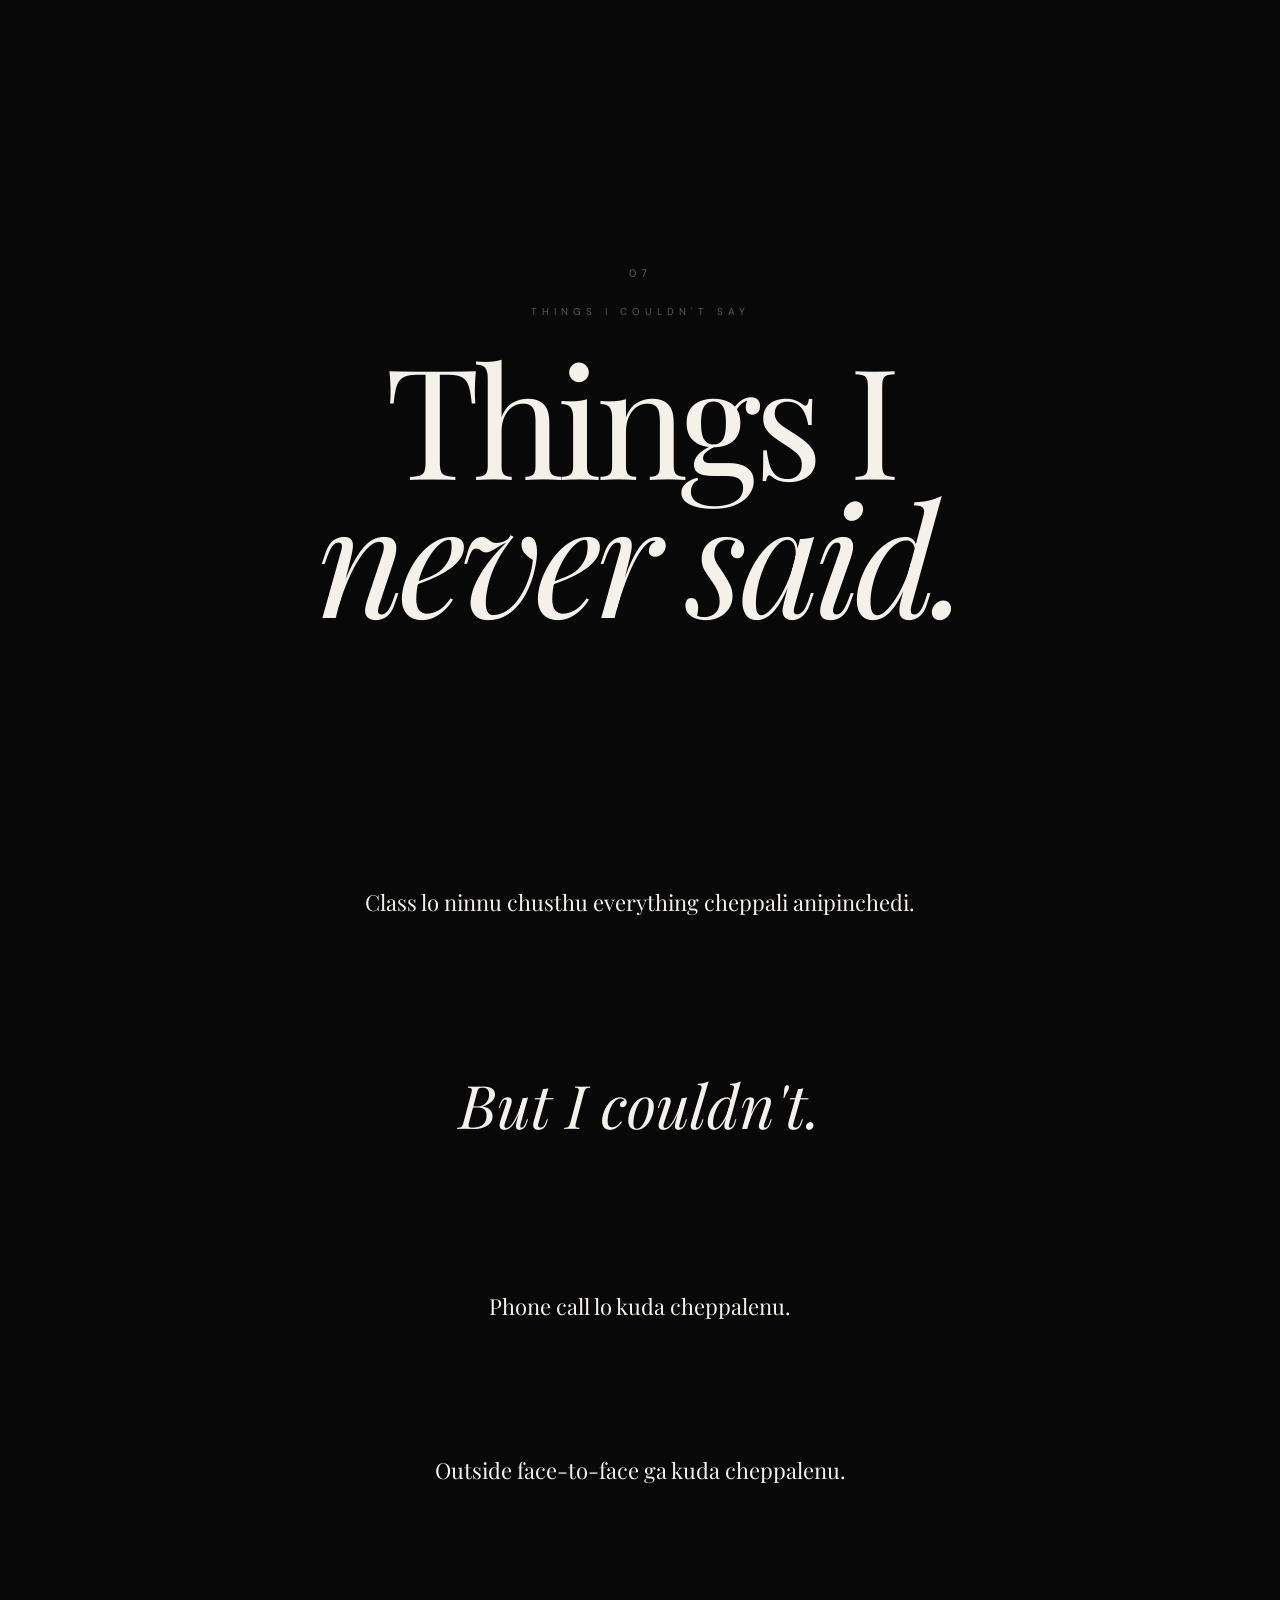
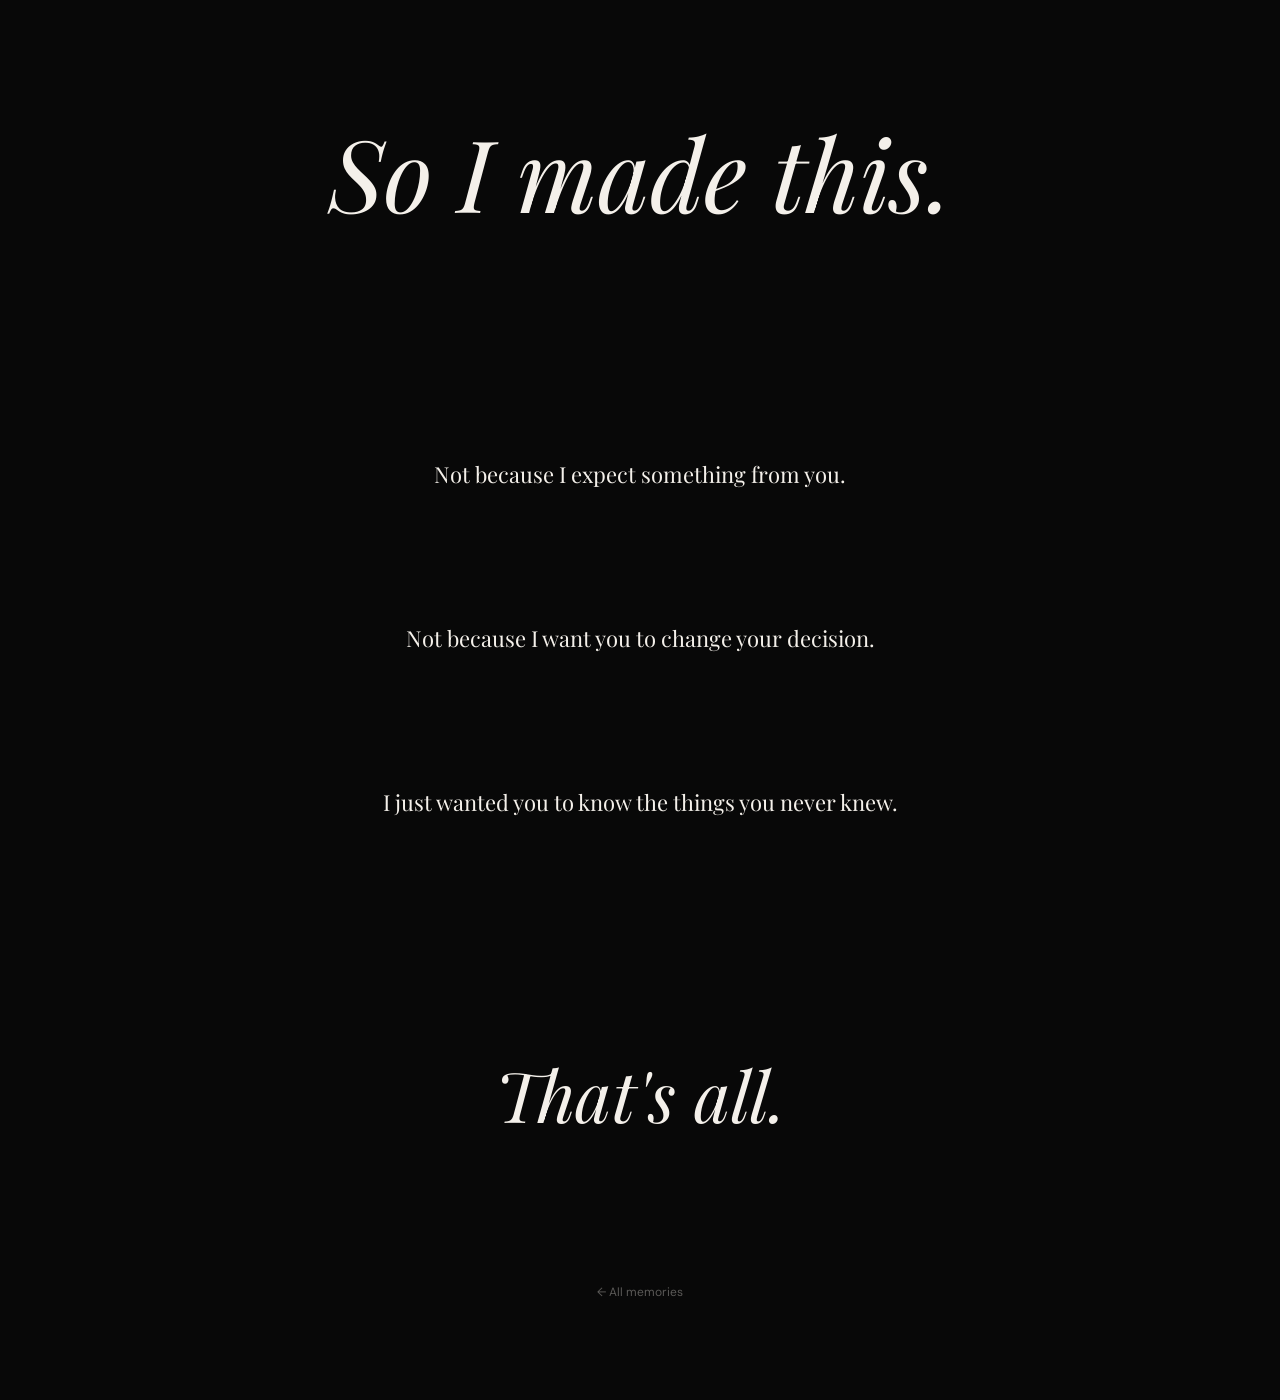
<file: things-i-never-said.html>
<!DOCTYPE html>
<html lang="en">
<head>
    <meta charset="UTF-8">
    <meta name="viewport" content="width=device-width, initial-scale=1.0">

    <title>Things I Never Said</title>

    <link rel="stylesheet" href="style.css">
</head>

<body>

<main class="story-page unsaid-page">

    <header class="story-header">

        <p class="story-number">07</p>

        <p class="small-label">
            THINGS I COULDN'T SAY
        </p>

        <h1>
            Things I<br>
            <em>never said.</em>
        </h1>

    </header>


    <section class="unsaid-story">

        <p>
            Class lo ninnu chusthu
            everything cheppali anipinchedi.
        </p>

        <p class="large-story">
            But I couldn't.
        </p>

        <p>
            Phone call lo kuda cheppalenu.
        </p>

        <p>
            Outside face-to-face ga
            kuda cheppalenu.
        </p>

        <p class="huge-confession">
            So I made this.
        </p>

        <p>
            Not because I expect something from you.
        </p>

        <p>
            Not because I want you to change your decision.
        </p>

        <p>
            I just wanted you to know
            the things you never knew.
        </p>

        <p class="final-thought">
            That's all.
        </p>

    </section>


    <a href="memories.html" class="story-back">
        ← All memories
    </a>

</main>

</body>
</html>
</file>
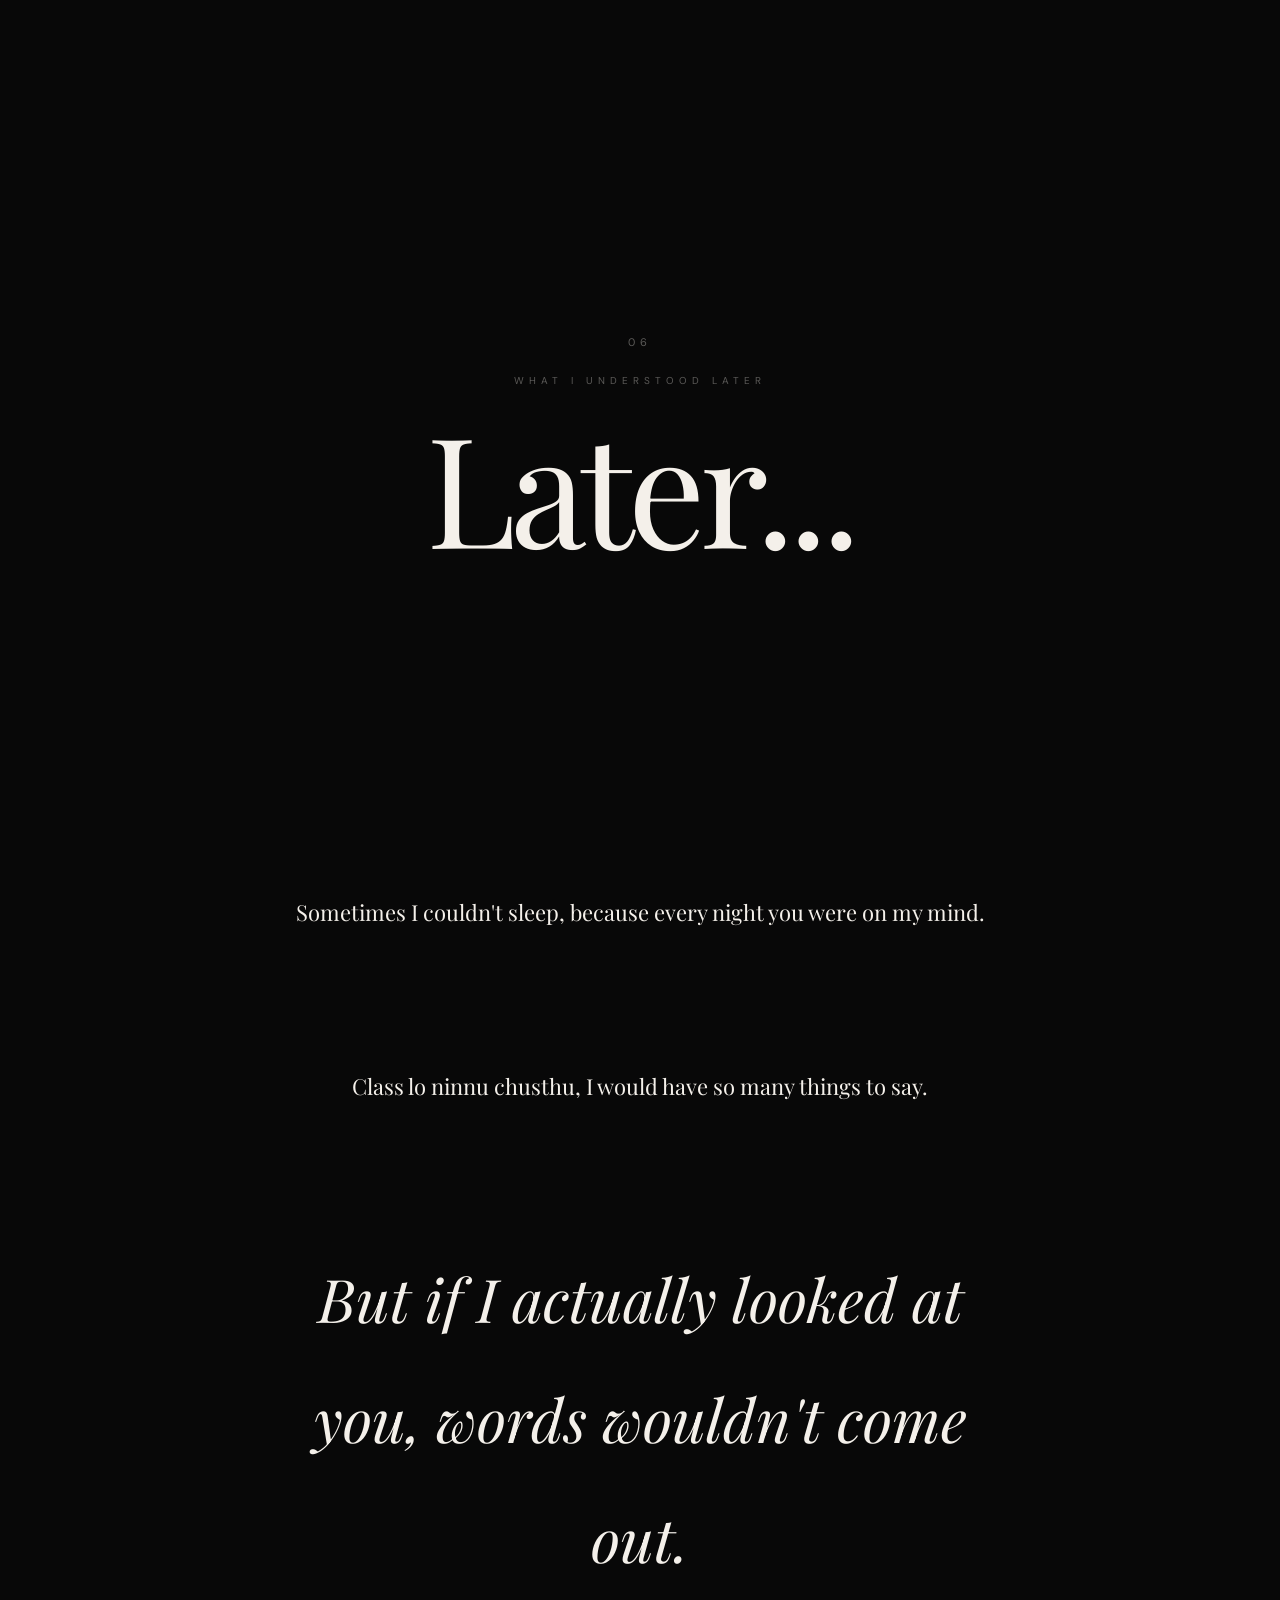
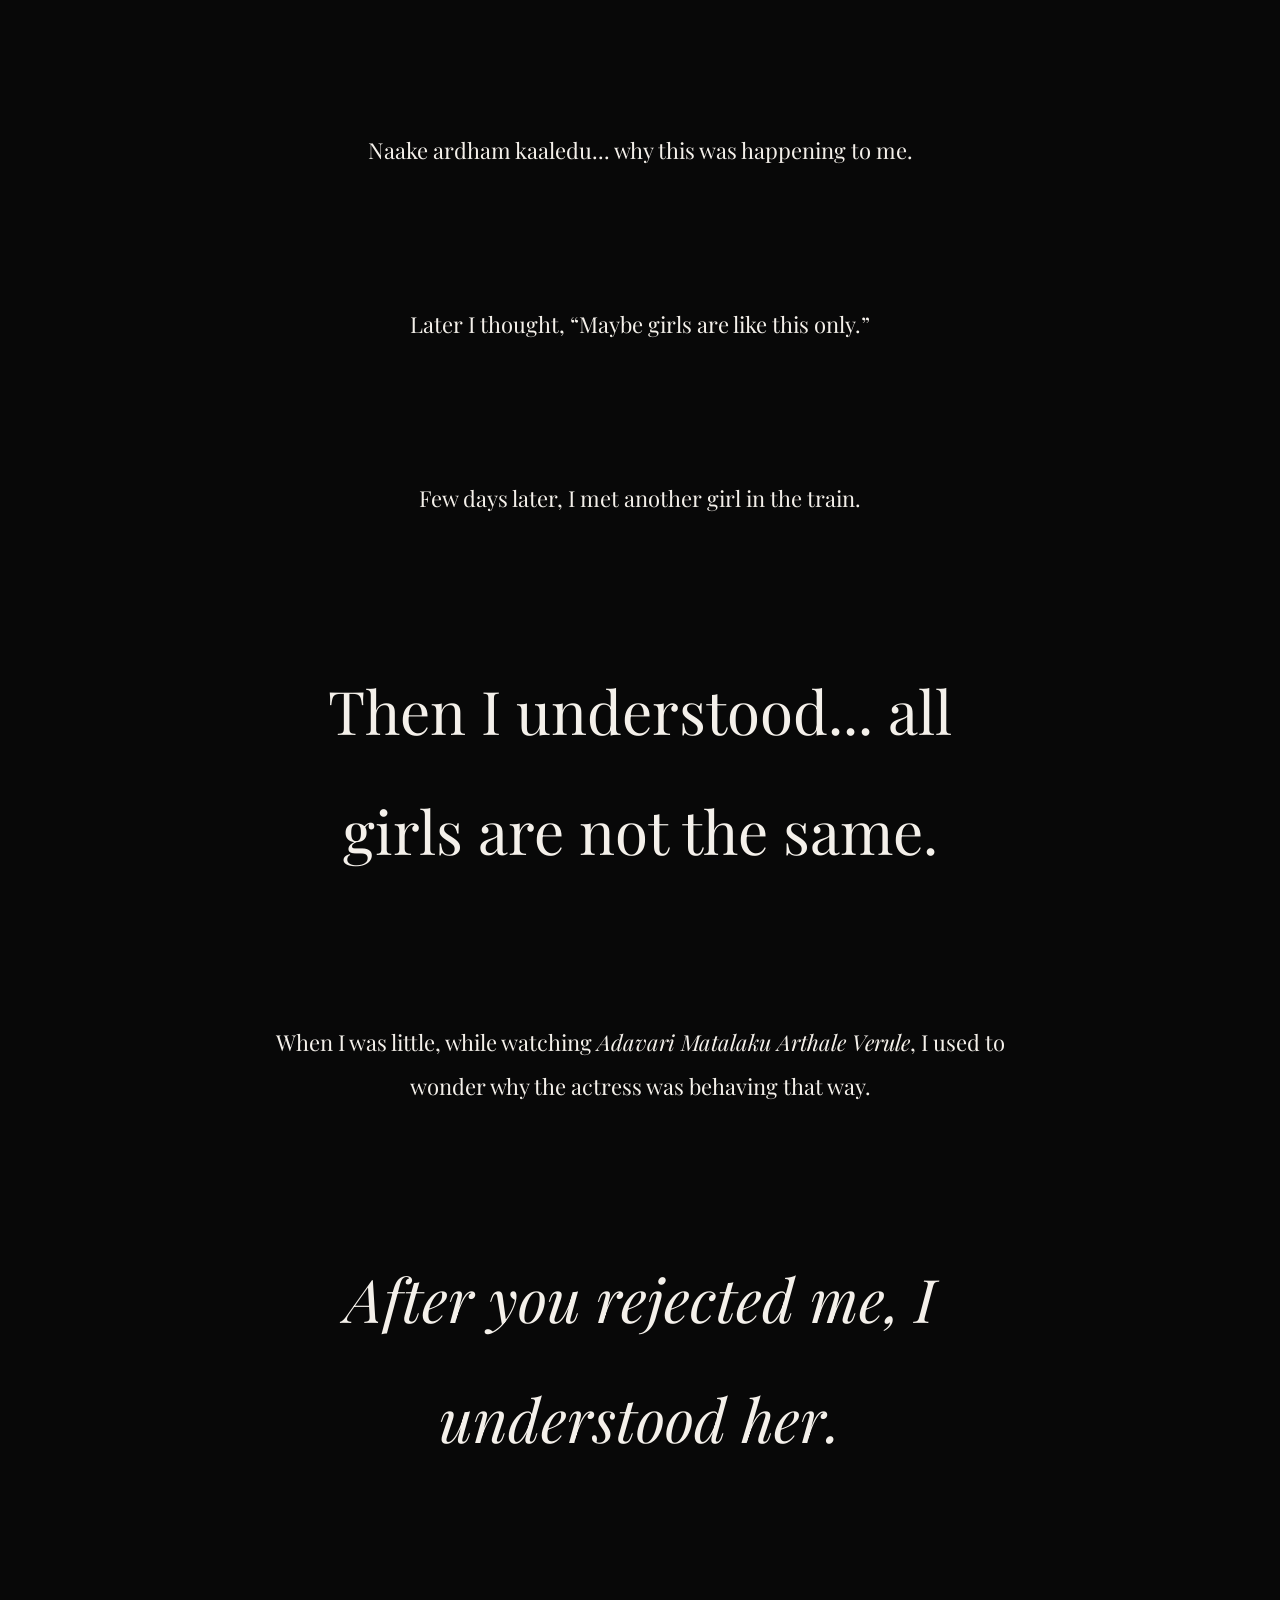
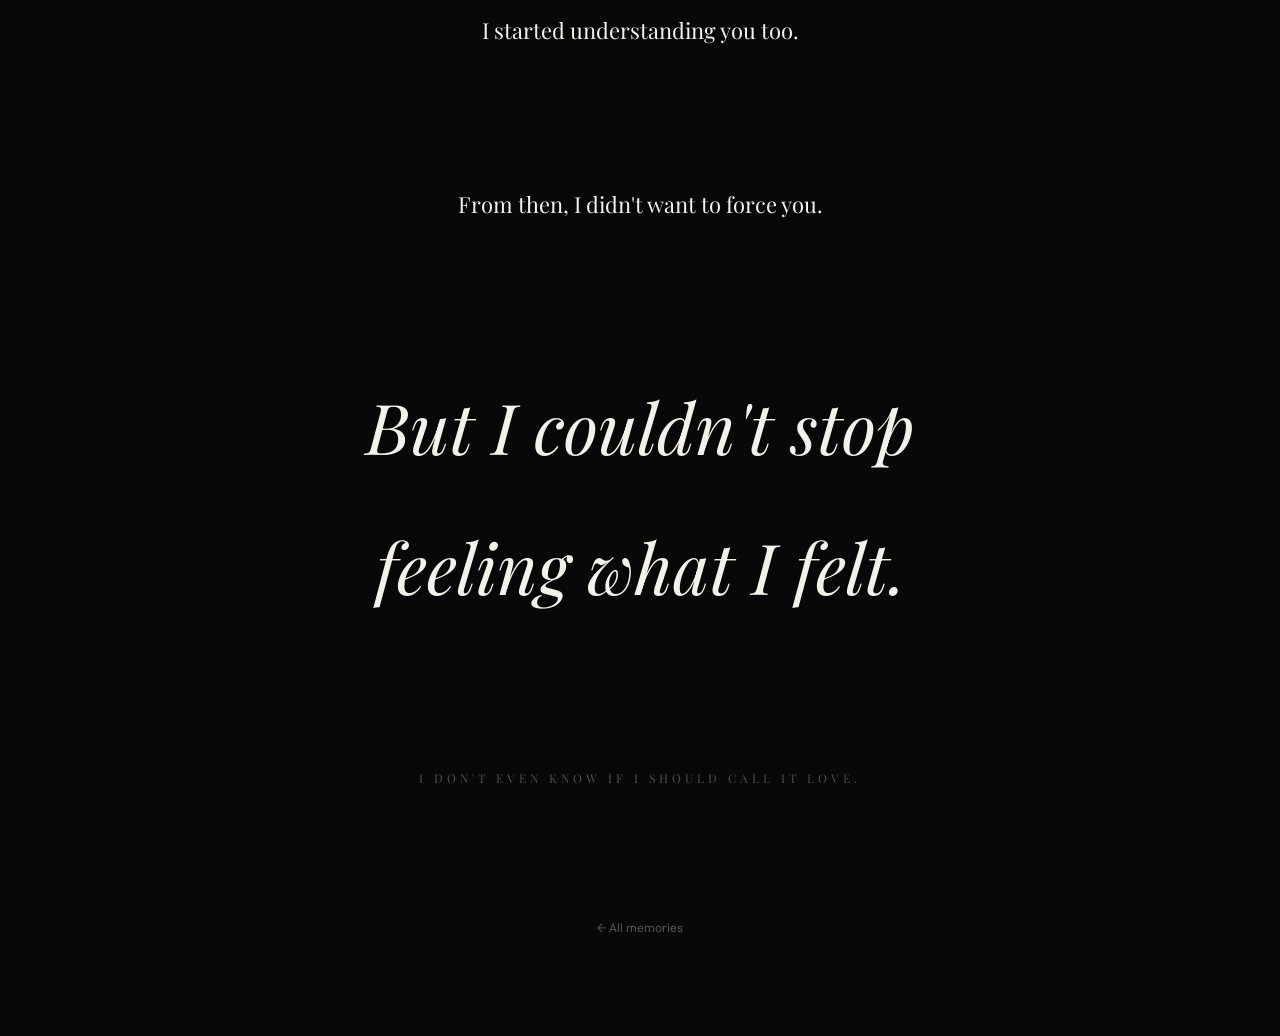
<file: understanding.html>
<!DOCTYPE html>
<html lang="en">
<head>
    <meta charset="UTF-8">
    <meta name="viewport" content="width=device-width, initial-scale=1.0">

    <title>Later — For Toshita</title>

    <link rel="stylesheet" href="style.css">
</head>

<body>

<main class="story-page understanding-page">

    <header class="story-header">

        <p class="story-number">06</p>

        <p class="small-label">
            WHAT I UNDERSTOOD LATER
        </p>

        <h1>Later...</h1>

    </header>


    <section class="understanding-story">

        <p>
            Sometimes I couldn't sleep,
            because every night you were on my mind.
        </p>

        <p>
            Class lo ninnu chusthu,
            I would have so many things to say.
        </p>

        <p class="large-story">
            But if I actually looked at you,
            words wouldn't come out.
        </p>

        <p>
            Naake ardham kaaledu...
            why this was happening to me.
        </p>

        <p>
            Later I thought,
            “Maybe girls are like this only.”
        </p>

        <p>
            Few days later,
            I met another girl in the train.
        </p>

        <p class="reflection">
            Then I understood...
            all girls are not the same.
        </p>

        <p>
            When I was little,
            while watching
            <em>Adavari Matalaku Arthale Verule</em>,
            I used to wonder why the actress was behaving that way.
        </p>

        <p class="large-story">
            After you rejected me,
            I understood her.
        </p>

        <p>
            I started understanding you too.
        </p>

        <p>
            From then,
            I didn't want to force you.
        </p>

        <p class="final-thought">
            But I couldn't stop feeling what I felt.
        </p>

        <p class="quiet-line">
            I don't even know if I should call it love.
        </p>

    </section>


    <a href="memories.html" class="story-back">
        ← All memories
    </a>

</main>

</body>
</html>
</file>
<file: style.css>
@import url('https://fonts.googleapis.com/css2?family=DM+Sans:wght@400;500&family=Playfair+Display:ital,wght@0,400;0,500;1,400;1,500&display=swap');


* {
    margin: 0;
    padding: 0;
    box-sizing: border-box;
}


html {
    scroll-behavior: smooth;
}


body {
    background: #080808;
    color: #f4f0ea;

    font-family: "DM Sans", sans-serif;

    overflow-x: hidden;
}


a {
    color: inherit;
    text-decoration: none;
}


.noise {
    position: fixed;
    inset: 0;

    pointer-events: none;

    opacity: 0.035;

    background-image:
        url("data:image/svg+xml,%3Csvg viewBox='0 0 180 180' xmlns='http://www.w3.org/2000/svg'%3E%3Cfilter id='n'%3E%3CfeTurbulence type='fractalNoise' baseFrequency='.9' numOctaves='4' stitchTiles='stitch'/%3E%3C/filter%3E%3Crect width='100%25' height='100%25' filter='url(%23n)' opacity='.4'/%3E%3C/svg%3E");

    z-index: 20;
}


/* =========================================
   HOME
   ========================================= */

.home {
    min-height: 100vh;

    display: flex;
    align-items: center;
    justify-content: center;

    text-align: center;

    position: relative;

    overflow: hidden;
}


.home-content {
    animation: homeEnter 2s cubic-bezier(.2,.8,.2,1) forwards;
}


.home-date {
    font-size: 11px;
    letter-spacing: 7px;
    opacity: 0.4;

    margin-bottom: 35px;
}


.home h1 {
    font-family: "Playfair Display", serif;

    font-size: clamp(70px, 13vw, 180px);

    font-weight: 400;

    letter-spacing: -6px;

    line-height: .9;
}


.home-subtitle {
    margin-top: 35px;

    font-family: "Playfair Display", serif;

    font-size: 19px;

    font-style: italic;

    opacity: .5;
}


.begin-button {
    display: inline-flex;

    align-items: center;
    gap: 15px;

    margin-top: 55px;

    padding: 16px 27px;

    border: 1px solid rgba(255,255,255,.25);

    border-radius: 100px;

    font-size: 13px;

    transition:
        transform .5s ease,
        background .5s ease,
        color .5s ease;
}


.begin-button:hover {
    background: #f4f0ea;

    color: #080808;

    transform: translateY(-5px);

}


.button-arrow {
    transition: transform .4s ease;
}


.begin-button:hover .button-arrow {
    transform: translateX(6px);
}


.scroll-hint {
    position: absolute;

    bottom: 30px;

    left: 50%;

    transform: translateX(-50%);

    font-size: 10px;

    letter-spacing: 3px;

    opacity: .25;

    text-transform: uppercase;
}


@keyframes homeEnter {

    from {
        opacity: 0;
        transform: translateY(40px);
    }

    to {
        opacity: 1;
        transform: translateY(0);
    }

}


/* =========================================
   MEMORIES MENU
   ========================================= */

.memories-page {
    min-height: 100vh;

    width: min(1200px, 90vw);

    margin: auto;

    padding: 130px 0;
}


.memories-header {
    max-width: 850px;

    margin-bottom: 120px;
}


.small-label {
    font-size: 10px;

    letter-spacing: 5px;

    opacity: .35;
}


.memories-header h1 {
    margin-top: 35px;

    font-family: "Playfair Display", serif;

    font-weight: 400;

    font-size: clamp(60px, 9vw, 125px);

    line-height: .9;

    letter-spacing: -4px;
}


.memories-header h1 em {
    opacity: .45;
}


.memories-description {
    max-width: 500px;

    margin-top: 45px;

    font-family: "Playfair Display", serif;

    font-size: 19px;

    line-height: 1.8;

    opacity: .5;
}


.memory-list {
    border-top: 1px solid rgba(255,255,255,.12);
}


.memory-card {
    position: relative;

    display: grid;

    grid-template-columns: 90px 1fr 60px;

    align-items: center;

    min-height: 150px;

    border-bottom: 1px solid rgba(255,255,255,.12);

    overflow: hidden;

    transition:
        padding .6s cubic-bezier(.2,.8,.2,1),
        background .6s ease;
}


.memory-card::before {
    content: "";

    position: absolute;

    inset: 0;

    background: rgba(255,255,255,.035);

    transform: scaleY(0);

    transform-origin: bottom;

    transition: transform .6s cubic-bezier(.2,.8,.2,1);
}


.memory-card:hover::before {
    transform: scaleY(1);
}


.memory-card:hover {
    padding-left: 25px;
    padding-right: 25px;
}


.card-number {
    position: relative;

    font-size: 12px;

    opacity: .3;
}


.card-content {
    position: relative;
}


.card-content p {
    font-size: 9px;

    letter-spacing: 3px;

    opacity: .3;

    margin-bottom: 12px;
}


.card-content h2 {
    font-family: "Playfair Display", serif;

    font-size: clamp(30px, 4vw, 50px);

    font-weight: 400;
}


.card-arrow {
    position: relative;

    font-size: 25px;

    opacity: .3;

    transition:
        transform .5s ease,
        opacity .5s ease;
}


.memory-card:hover .card-arrow {
    transform: translate(8px,-8px);

    opacity: 1;
}


.back-home {
    display: inline-block;

    margin-top: 70px;

    font-size: 12px;

    opacity: .4;

    transition: opacity .3s ease;
}


.back-home:hover {
    opacity: 1;
}


/* =========================================
   STORY PAGES
   ========================================= */

.story-page {
    width: min(1200px, 90vw);

    margin: auto;

    padding: 130px 0 100px;
}


.story-header {
    text-align: center;

    min-height: 70vh;

    display: flex;

    flex-direction: column;

    align-items: center;

    justify-content: center;
}


.story-number {
    font-size: 11px;

    letter-spacing: 5px;

    opacity: .35;

    margin-bottom: 25px;
}


.story-header h1 {
    font-family: "Playfair Display", serif;

    font-size: clamp(70px, 12vw, 170px);

    font-weight: 400;

    line-height: .9;

    letter-spacing: -6px;

    margin-top: 30px;

    animation: titleReveal 1.5s ease forwards;
}


.story-intro {
    margin-top: 40px;

    font-family: "Playfair Display", serif;

    font-style: italic;

    font-size: 20px;

    opacity: .45;
}


@keyframes titleReveal {

    from {
        opacity: 0;

        transform:
            translateY(50px)
            scale(.95);
    }

    to {
        opacity: 1;

        transform:
            translateY(0)
            scale(1);
    }

}


/* =========================================
   PEN
   ========================================= */

.pen-section {
    display: grid;

    grid-template-columns: 1.2fr .8fr;

    gap: 100px;

    align-items: center;

    min-height: 100vh;
}


.pen-photo {
    overflow: hidden;

    position: relative;

    background: #111;
}


.pen-photo img {
    width: 100%;

    display: block;

    transform: scale(1.08);

    animation: imageReveal 2s cubic-bezier(.2,.8,.2,1) forwards;
}


.pen-photo::after {
    content: "";

    position: absolute;

    inset: 0;

    background: linear-gradient(
        110deg,
        transparent,
        rgba(255,255,255,.15),
        transparent
    );

    transform: translateX(-100%);

    animation: imageShine 2s 1s ease forwards;
}


@keyframes imageReveal {

    to {
        transform: scale(1);
    }

}


@keyframes imageShine {

    to {
        transform: translateX(100%);
    }

}


.story-writing {
    font-family: "Playfair Display", serif;

    font-size: 22px;

    line-height: 1.9;
}


.story-writing p {
    margin-bottom: 40px;
}


.large-story {
    font-size: clamp(35px, 5vw, 60px);

    font-style: italic;
}


/* =========================================
   CALLS
   ========================================= */

.calls-story {
    width: min(700px, 90vw);

    margin: auto;

    padding-bottom: 150px;
}


.reveal-line {
    font-family: "Playfair Display", serif;

    font-size: 25px;

    line-height: 1.8;

    margin: 150px 0;

    opacity: .75;
}


.huge-confession {
    font-family: "Playfair Display", serif;

    font-size: clamp(55px, 9vw, 100px);

    font-style: italic;

    text-align: center;

    margin: 200px 0;
}


.apology-box {
    margin-top: 250px;

    padding: 100px 30px;

    text-align: center;

    border-top: 1px solid rgba(255,255,255,.15);

    border-bottom: 1px solid rgba(255,255,255,.15);
}


.apology-box h2 {
    font-family: "Playfair Display", serif;

    font-size: clamp(60px, 9vw, 110px);

    font-weight: 400;

    margin: 30px 0 50px;
}


.apology-box p:not(.small-label) {
    max-width: 550px;

    margin: 25px auto;

    font-family: "Playfair Display", serif;

    font-size: 20px;

    line-height: 1.8;

    opacity: .6;
}


/* =========================================
   STEP
   ========================================= */

.step-story {
    width: min(700px, 90vw);

    margin: auto;

    text-align: center;

    font-family: "Playfair Display", serif;

    font-size: 22px;

    line-height: 1.9;
}


.step-story > p {
    margin: 110px 0;
}


.step-question {
    font-size: 28px;

    opacity: .7;
}


.vertical-line {
    width: 1px;

    height: 150px;

    background: rgba(255,255,255,.2);

    margin: 70px auto;
}


.step-reveal {
    font-size: clamp(35px, 5vw, 60px);

    line-height: 1.3;
}


.step-reveal em {
    display: block;

    margin-top: 15px;

    opacity: .45;
}


.step-big {
    font-size: clamp(55px, 8vw, 90px);

    font-style: italic;
}


.quiet-line {
    font-size: 12px !important;

    letter-spacing: 4px;

    text-transform: uppercase;

    opacity: .3;
}


/* =========================================
   BIRTHDAY
   ========================================= */

.birthday-story {
    width: min(700px, 90vw);

    margin: auto;

    text-align: center;

    font-family: "Playfair Display", serif;

    font-size: 22px;

    line-height: 1.9;
}


.birthday-story > p {
    margin: 130px 0;
}


.birthday-date {
    width: 220px;

    height: 220px;

    margin: 0 auto 160px;

    border: 1px solid rgba(255,255,255,.15);

    border-radius: 50%;

    display: flex;

    flex-direction: column;

    align-items: center;

    justify-content: center;

    animation: slowPulse 4s ease-in-out infinite;
}


.birthday-date span {
    font-size: 80px;
}


.birthday-date small {
    font-family: "DM Sans", sans-serif;

    letter-spacing: 4px;

    opacity: .35;
}


@keyframes slowPulse {

    0%,100% {
        transform: scale(1);
    }

    50% {
        transform: scale(1.05);
    }

}


.birthday-highlight {
    font-size: clamp(35px, 5vw, 60px);

    line-height: 1.3;
}


.time-card {
    margin: 170px auto;

    padding: 70px 30px;

    border-top: 1px solid rgba(255,255,255,.1);

    border-bottom: 1px solid rgba(255,255,255,.1);
}


.time-card span {
    display: block;

    font-family: "DM Sans", sans-serif;

    font-size: clamp(60px, 9vw, 110px);

    letter-spacing: -4px;
}


.time-card small {
    display: block;

    margin-top: 15px;

    letter-spacing: 4px;

    opacity: .3;
}


.birthday-final {
    font-size: clamp(40px, 6vw, 70px);
}


/* =========================================
   EXPECTATIONS
   ========================================= */

.expectation-story {
    width: min(700px, 90vw);

    margin: auto;

    text-align: center;

    font-family: "Playfair Display", serif;

    font-size: 23px;

    line-height: 1.9;
}


.expectation-story > p {
    margin: 130px 0;
}


.message-example {
    margin: 170px 0;

    padding: 50px 30px;

    border: 1px solid rgba(255,255,255,.12);

    display: flex;

    flex-direction: column;

    gap: 20px;
}


.message-example span {
    font-family: "DM Sans", sans-serif;

    font-size: 11px;

    letter-spacing: 3px;

    opacity: .3;
}


.message-example strong {
    font-size: 30px;

    font-weight: 400;
}


.message-example .response {
    opacity: .7;
}


.reflection {
    font-size: clamp(35px, 5vw, 60px);
}


/* =========================================
   UNDERSTANDING
   ========================================= */

.understanding-story {
    width: min(750px, 90vw);

    margin: auto;

    font-family: "Playfair Display", serif;

    font-size: 22px;

    line-height: 2;

    text-align: center;
}


.understanding-story > p {
    margin: 130px 0;
}


.understanding-story .reflection {
    font-size: clamp(35px, 5vw, 60px);
}


.final-thought {
    font-size: clamp(40px, 6vw, 70px);

    font-style: italic;
}


/* =========================================
   UNSAID
   ========================================= */

.unsaid-story {
    width: min(700px, 90vw);

    margin: auto;

    text-align: center;

    font-family: "Playfair Display", serif;

    font-size: 22px;

    line-height: 2;
}


.unsaid-story > p {
    margin: 120px 0;
}


.unsaid-story .huge-confession {
    margin: 180px 0;
}


.unsaid-story .final-thought {
    margin-top: 200px;
}


/* =========================================
   BACK BUTTON
   ========================================= */

.story-back {
    display: block;

    width: fit-content;

    margin: 120px auto 0;

    font-size: 12px;

    opacity: .35;

    transition:
        opacity .3s ease,
        transform .3s ease;
}


.story-back:hover {
    opacity: 1;

    transform: translateX(-5px);
}


/* =========================================
   FINAL PAGE
   ========================================= */

.final-page {
    min-height: 100vh;

    display: flex;

    align-items: center;

    justify-content: center;

    text-align: center;

    padding: 120px 20px;
}


.final-content {
    width: min(800px, 90vw);
}


.final-content h1 {
    margin-top: 35px;

    font-family: "Playfair Display", serif;

    font-size: clamp(65px, 11vw, 150px);

    line-height: .9;

    font-weight: 400;

    letter-spacing: -5px;
}


.final-content h1 em {
    opacity: .5;
}


.final-letter {
    margin-top: 120px;

    font-family: "Playfair Display", serif;

    font-size: 21px;

    line-height: 2;
}


.final-letter p {
    margin: 70px 0;
}


.final-big {
    font-size: clamp(45px, 7vw, 80px);

    font-style: italic;
}


.final-sign {
    margin-top: 100px;

    font-family: "Playfair Display", serif;

    font-style: italic;

    opacity: .4;
}


/* =========================================
   MOBILE
   ========================================= */

@media (max-width: 700px) {

    .home h1 {
        letter-spacing: -4px;
    }


    .memories-page {
        width: 90vw;

        padding: 90px 0;
    }


    .memories-header {
        margin-bottom: 80px;
    }


    .memories-header h1 {
        letter-spacing: -3px;
    }


    .memory-card {
        grid-template-columns: 45px 1fr 30px;

        min-height: 120px;
    }


    .card-content h2 {
        font-size: 28px;
    }


    .card-content p {
        font-size: 8px;
        letter-spacing: 2px;
    }


    .story-page {
        width: 90vw;

        padding-top: 70px;
    }


    .story-header {
        min-height: 80vh;
    }


    .story-header h1 {
        letter-spacing: -4px;
    }


    .pen-section {
        grid-template-columns: 1fr;

        gap: 70px;
    }


    .story-writing {
        font-size: 19px;
    }


    .reveal-line {
        font-size: 20px;

        margin: 100px 0;
    }


    .birthday-story,
    .expectation-story,
    .understanding-story,
    .unsaid-story,
    .step-story {
        font-size: 19px;
    }


    .birthday-date {
        width: 170px;
        height: 170px;
    }


    .birthday-date span {
        font-size: 60px;
    }


    .final-content h1 {
        letter-spacing: -4px;
    }


    .final-letter {
        font-size: 18px;
    }

}
body {
    opacity: 1;
    transition: opacity .45s ease;
}

body.page-exit {
    opacity: 0;
}
/* =========================================
   ANIMATED HAPPY BIRTHDAY BACKGROUND
   ========================================= */

.birthday-background {
    position: fixed;
    inset: 0;
    width: 100%;
    height: 100%;
    overflow: hidden;

    z-index: 0;
    pointer-events: none;

    /* Increased visibility */
    opacity: 0.50;
}

.birthday-row {
    position: absolute;
    left: -100%;
    width: max-content;

    display: flex;
    gap: 100px;

    white-space: nowrap;

    /* Soft blur */
    filter: blur(5px);

    animation-name: birthdayMoveRight;
    animation-timing-function: linear;
    animation-iteration-count: infinite;
}

.birthday-row span {
    font-family: "Playfair Display", serif;

    font-size: clamp(80px, 12vw, 190px);
    font-weight: 500;

    letter-spacing: -5px;

    /* Pink */
    color: #e88aaa;

    /* Visibility */
    opacity: 0.55;

    /* Very subtle pink glow */
    text-shadow:
        0 0 25px rgba(232, 138, 170, 0.25);
}


/* ROW POSITIONS */

.row-1 {
    top: 3%;
    animation-duration: 28s;
}

.row-2 {
    top: 23%;
    animation-duration: 34s;
    animation-delay: -12s;
}

.row-3 {
    top: 43%;
    animation-duration: 30s;
    animation-delay: -5s;
}

.row-4 {
    top: 63%;
    animation-duration: 37s;
    animation-delay: -18s;
}

.row-5 {
    top: 83%;
    animation-duration: 32s;
    animation-delay: -8s;
}


/* LEFT → RIGHT */

@keyframes birthdayMoveRight {

    0% {
        transform: translateX(-25%);
    }

    100% {
        transform: translateX(45%);
    }

}


/* KEEP YOUR CONTENT ABOVE IT */

.hero,
.home,
.home-content,
.hero-content,
main {
    position: relative;
    z-index: 2;
}
/* =========================
   ACCESS SCREEN
========================= */

#access-screen {
    position: fixed;
    inset: 0;
    z-index: 99999;

    display: flex;
    align-items: center;
    justify-content: center;

    background: #080808;
    color: #f4f0ea;

    transition:
        opacity 0.7s ease,
        visibility 0.7s ease;
}

.access-box {
    width: min(90%, 500px);
    text-align: center;
}

.access-small {
    font-size: 11px;
    letter-spacing: 4px;
    opacity: 0.5;
    margin-bottom: 30px;
}

.access-box h1 {
    font-family: "Playfair Display", serif;
    font-size: clamp(40px, 7vw, 72px);
    font-weight: 400;
    margin: 0 0 25px;
}

.access-text {
    font-size: 15px;
    line-height: 1.8;
    opacity: 0.65;
    margin-bottom: 40px;
}

#access-code {
    width: 220px;
    padding: 14px 10px;

    background: transparent;
    border: none;
    border-bottom: 1px solid rgba(244, 240, 234, 0.4);

    color: #f4f0ea;
    text-align: center;

    font-size: 20px;
    letter-spacing: 5px;

    outline: none;
}

#access-code::placeholder {
    color: rgba(244, 240, 234, 0.35);
    letter-spacing: 2px;
}

.access-box button {
    display: block;

    margin: 30px auto 0;

    background: transparent;
    border: 1px solid rgba(244, 240, 234, 0.3);

    color: #f4f0ea;

    padding: 12px 28px;

    font-family: "DM Sans", sans-serif;
    cursor: pointer;

    transition: all 0.3s ease;
}

.access-box button:hover {
    background: #f4f0ea;
    color: #080808;
}

#access-message {
    min-height: 20px;
    margin-top: 20px;

    font-size: 12px;
    opacity: 0.7;
}

.access-hidden {
    opacity: 0;
    visibility: hidden;
    pointer-events: none;
}
</file>
